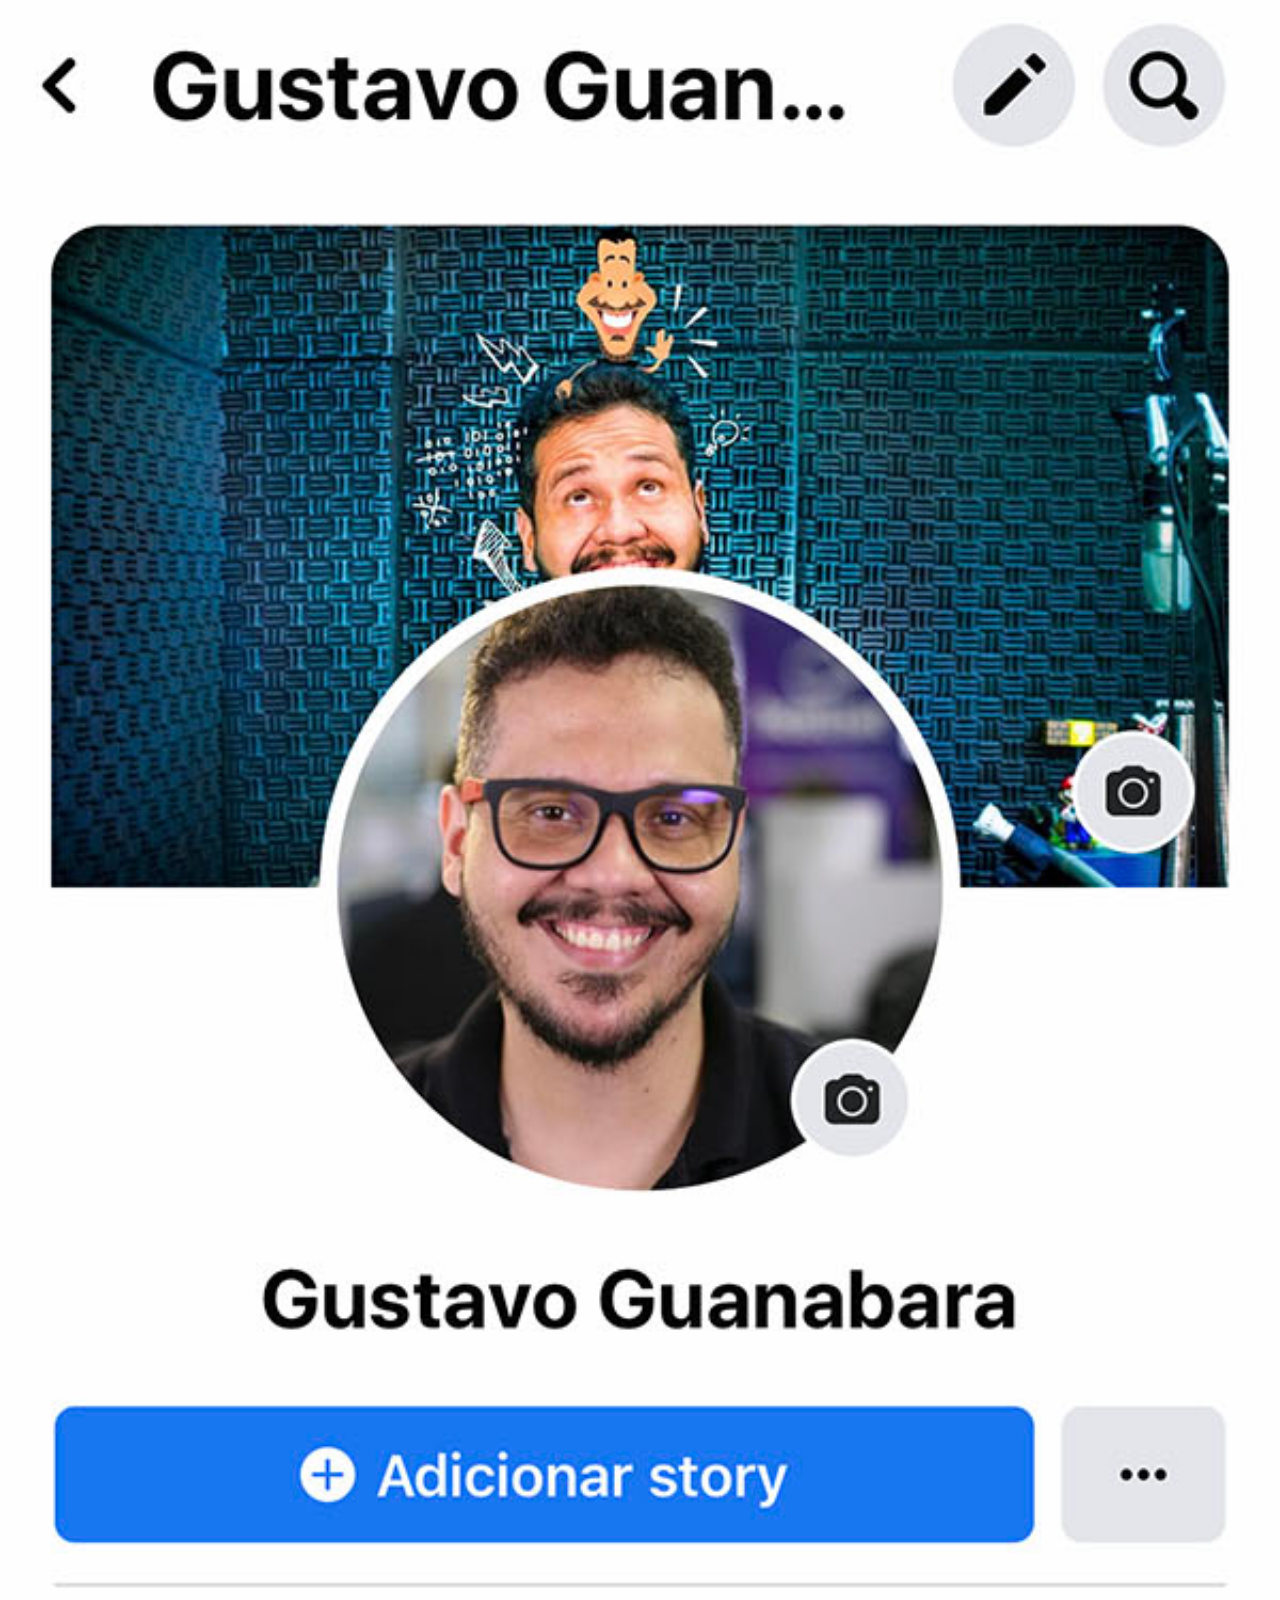
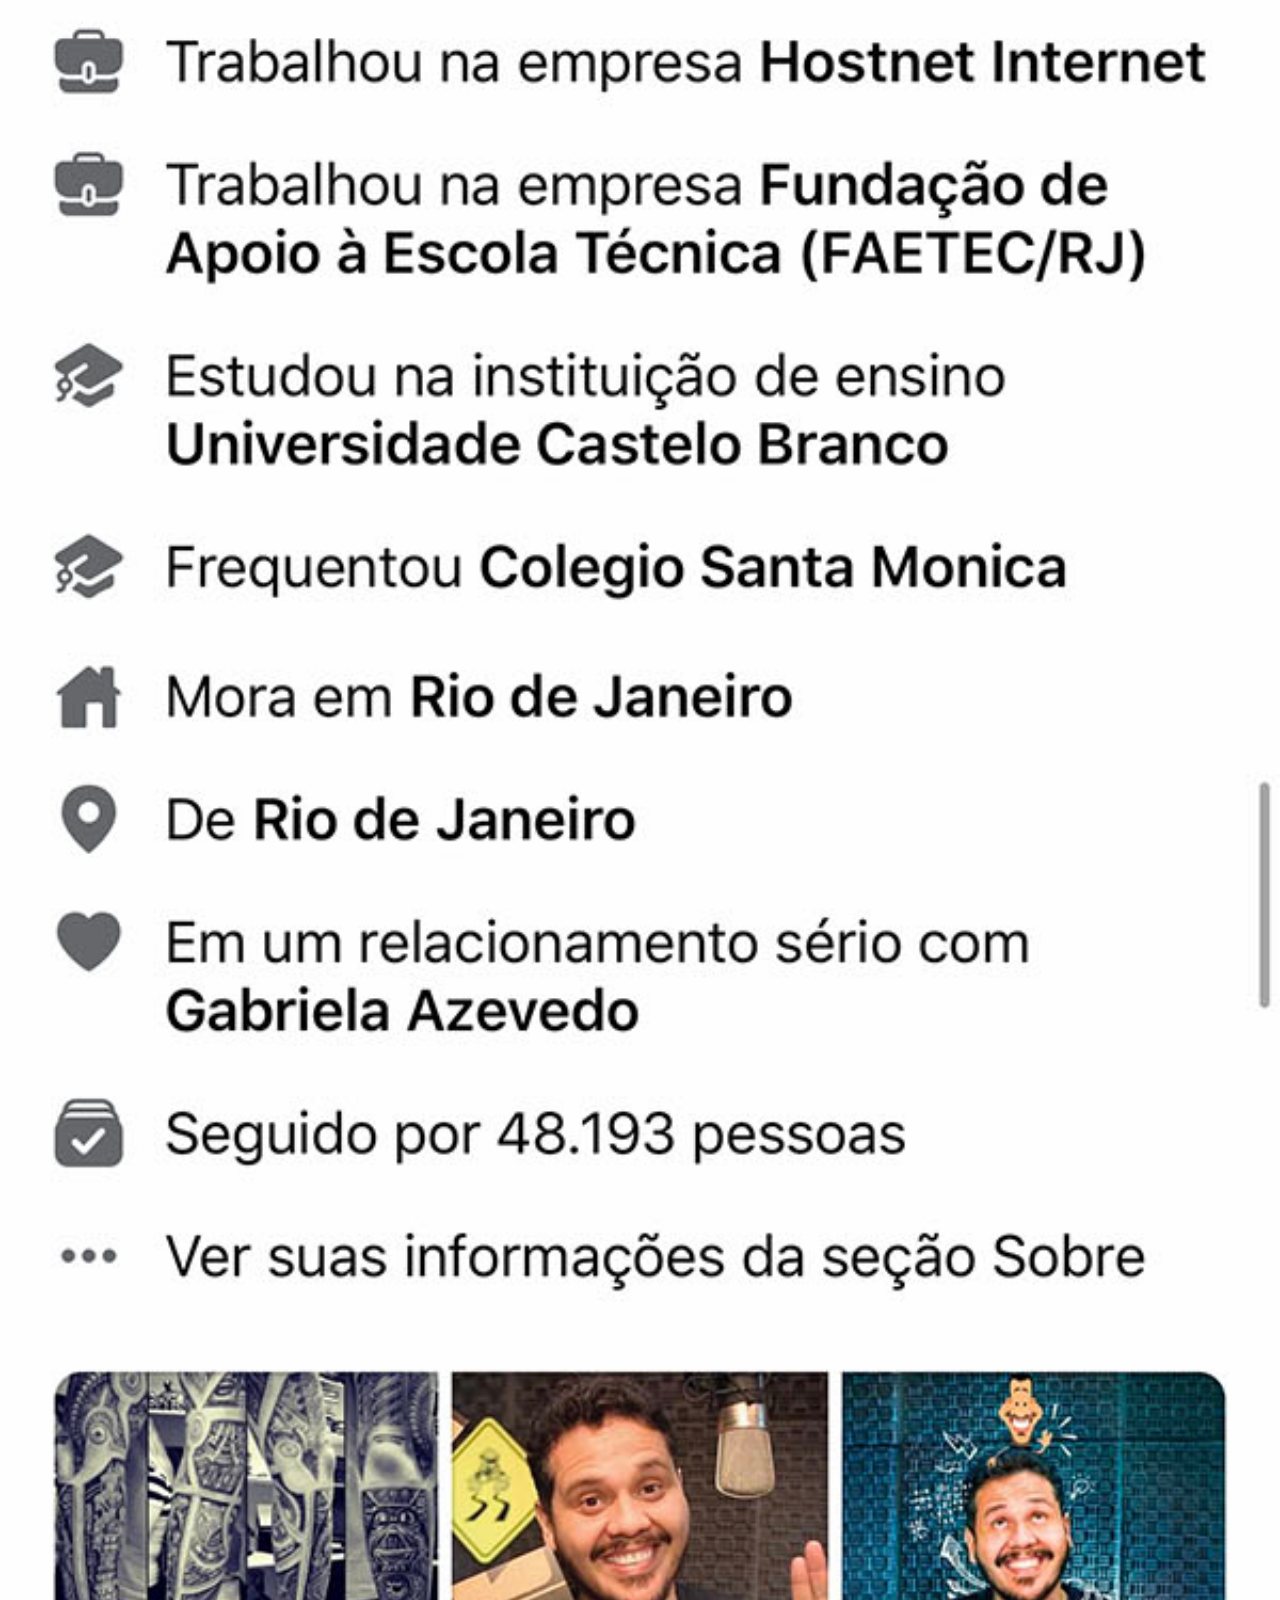
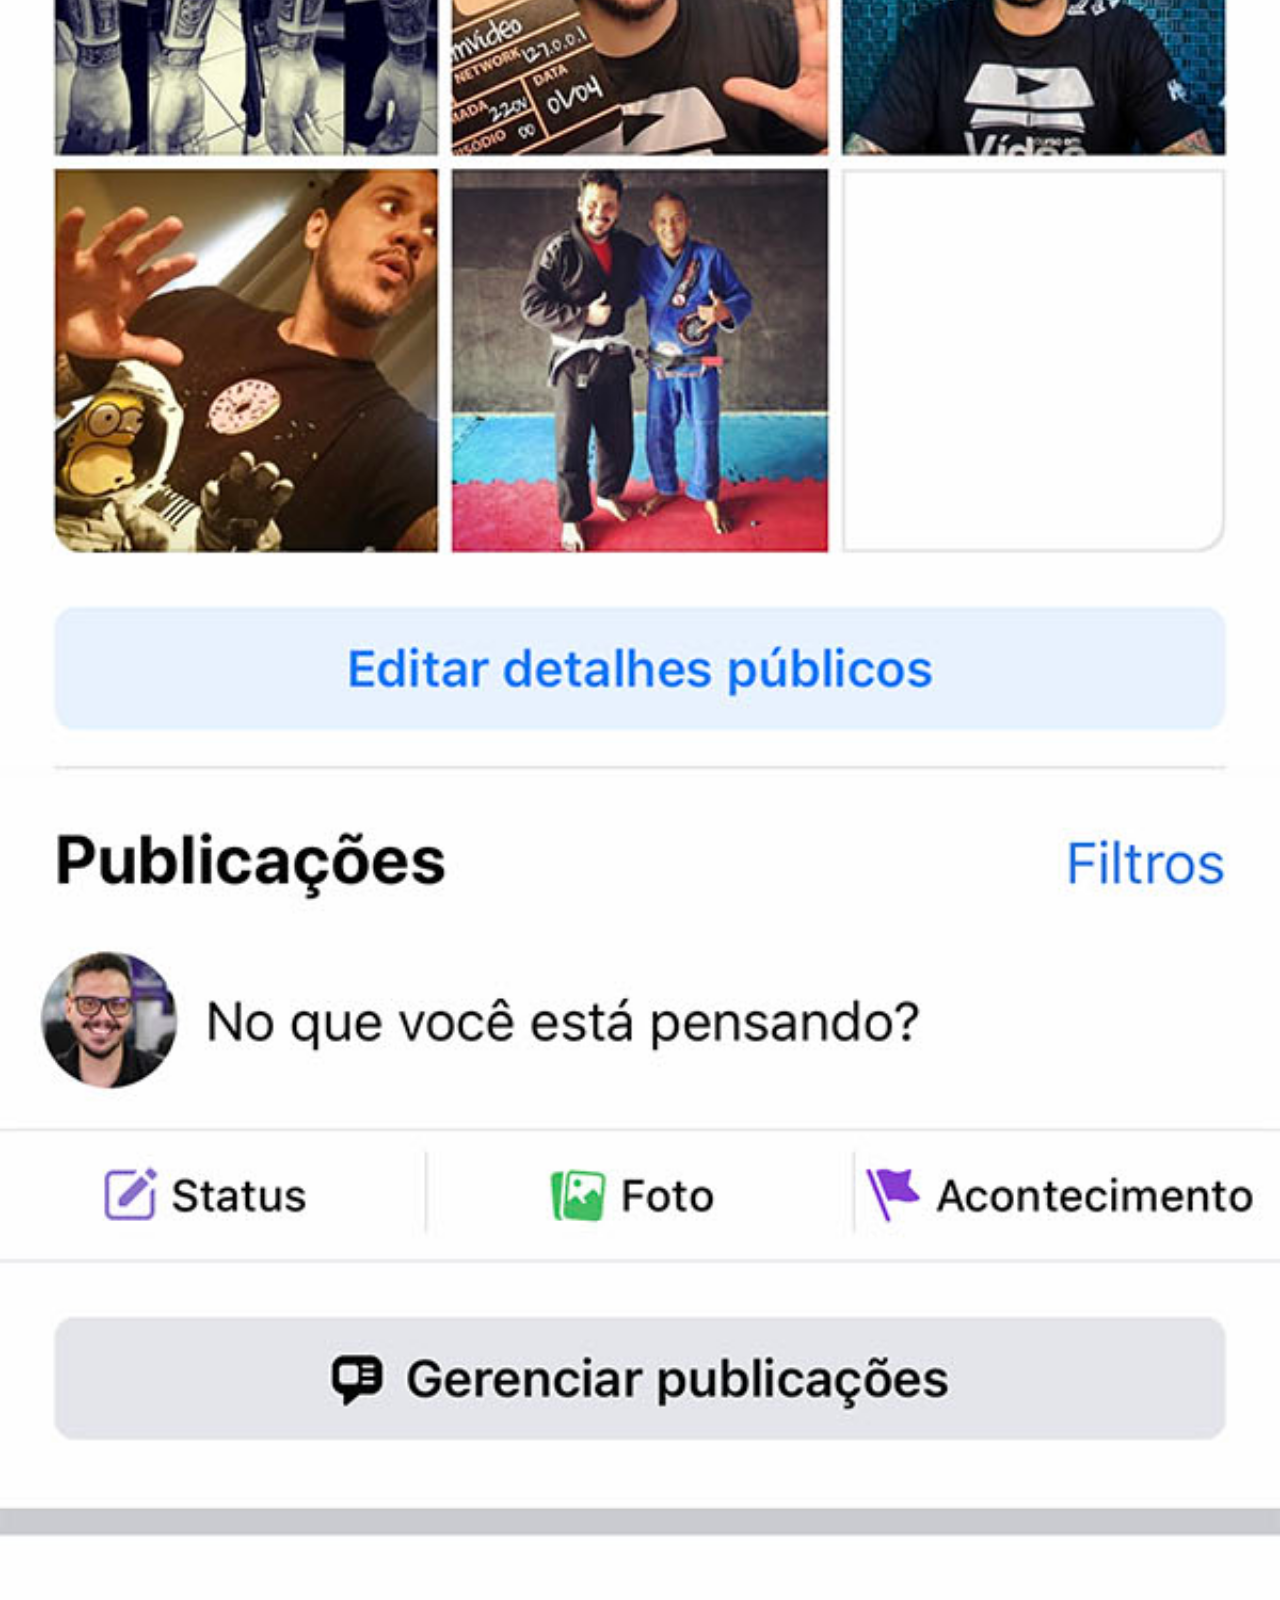
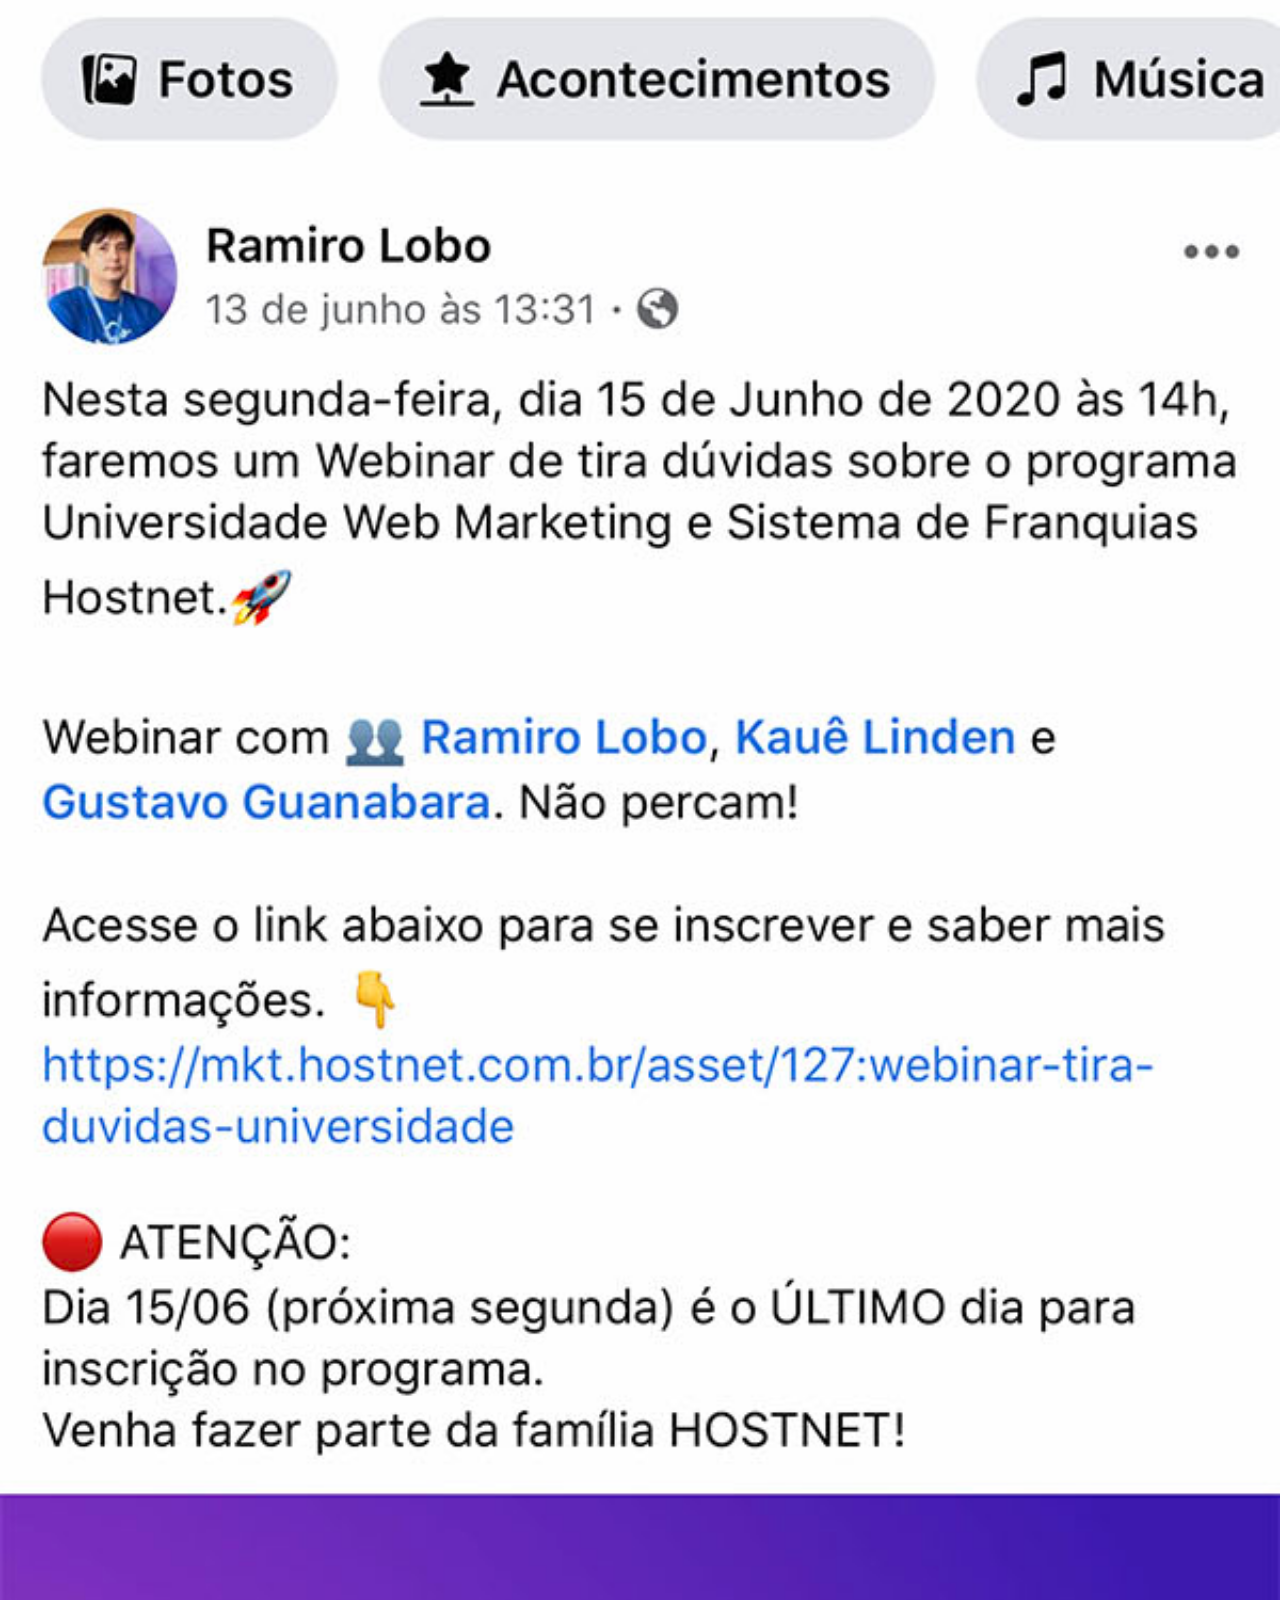
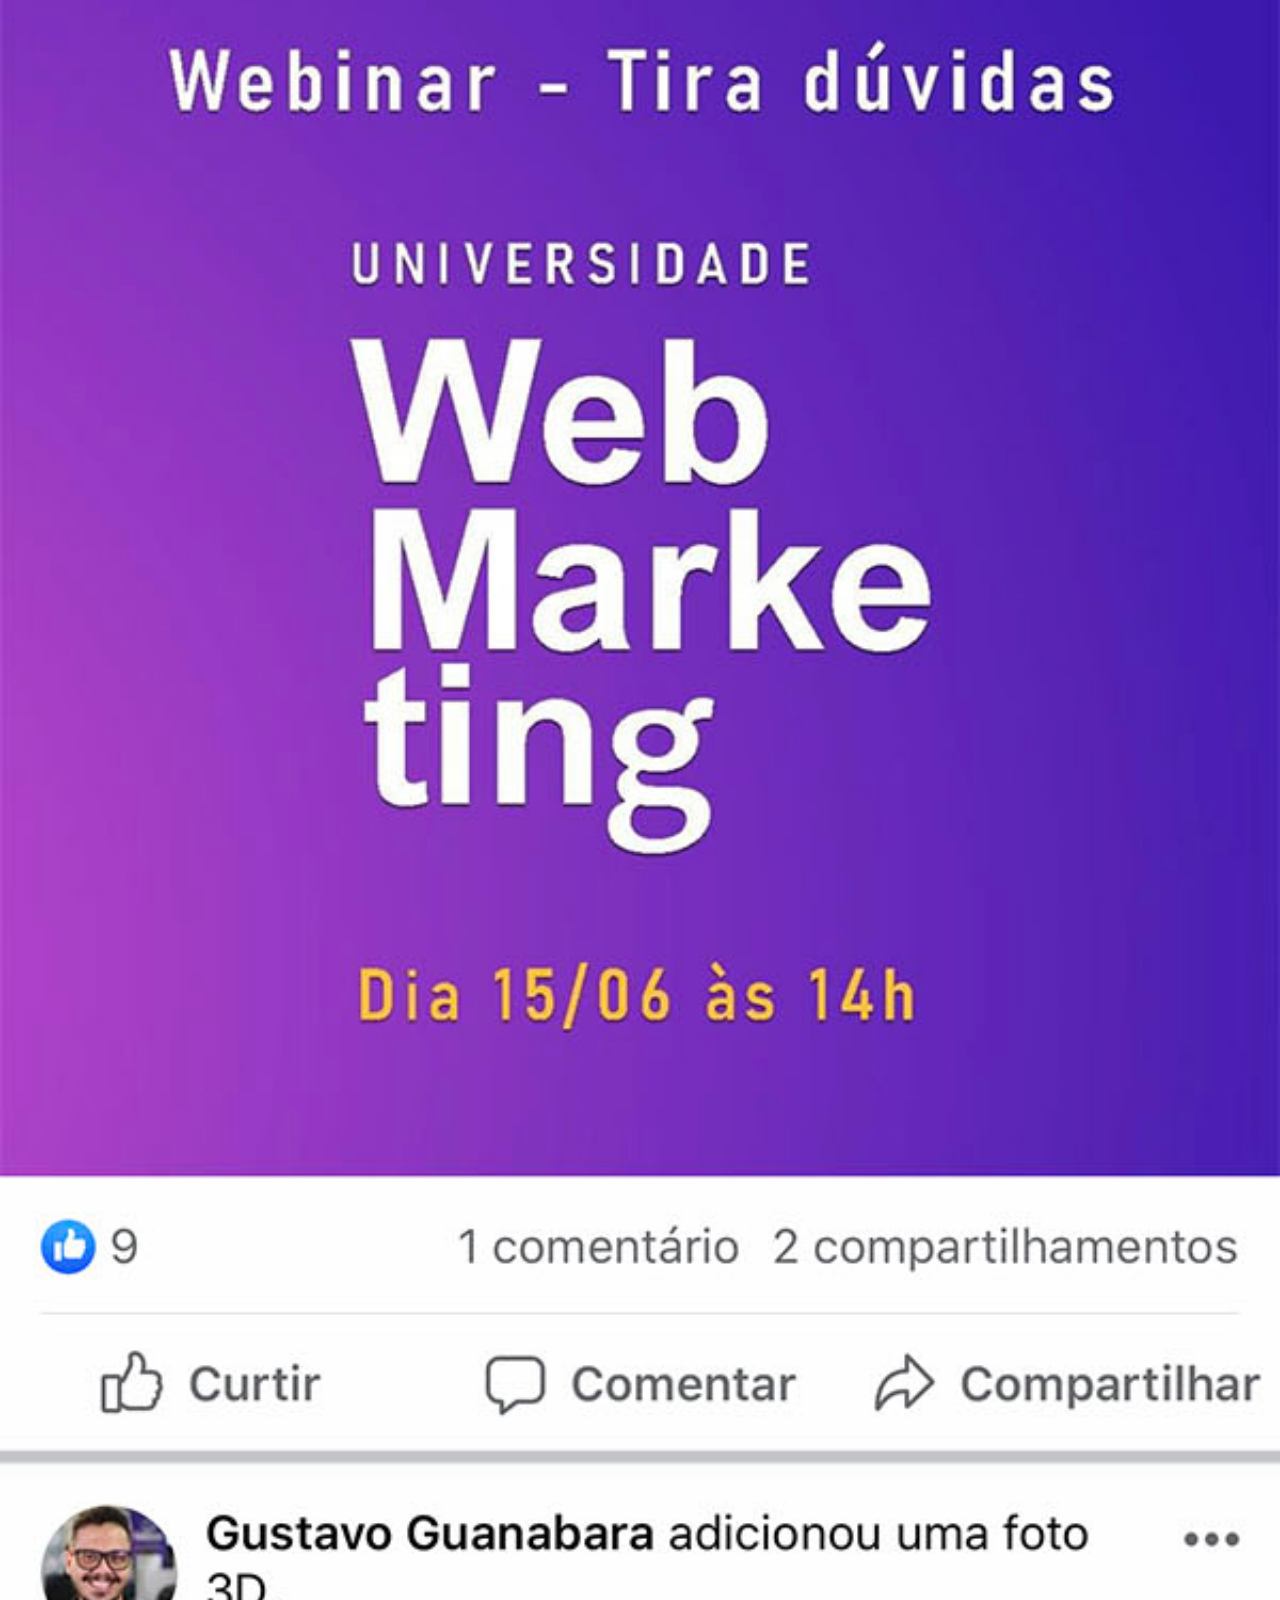
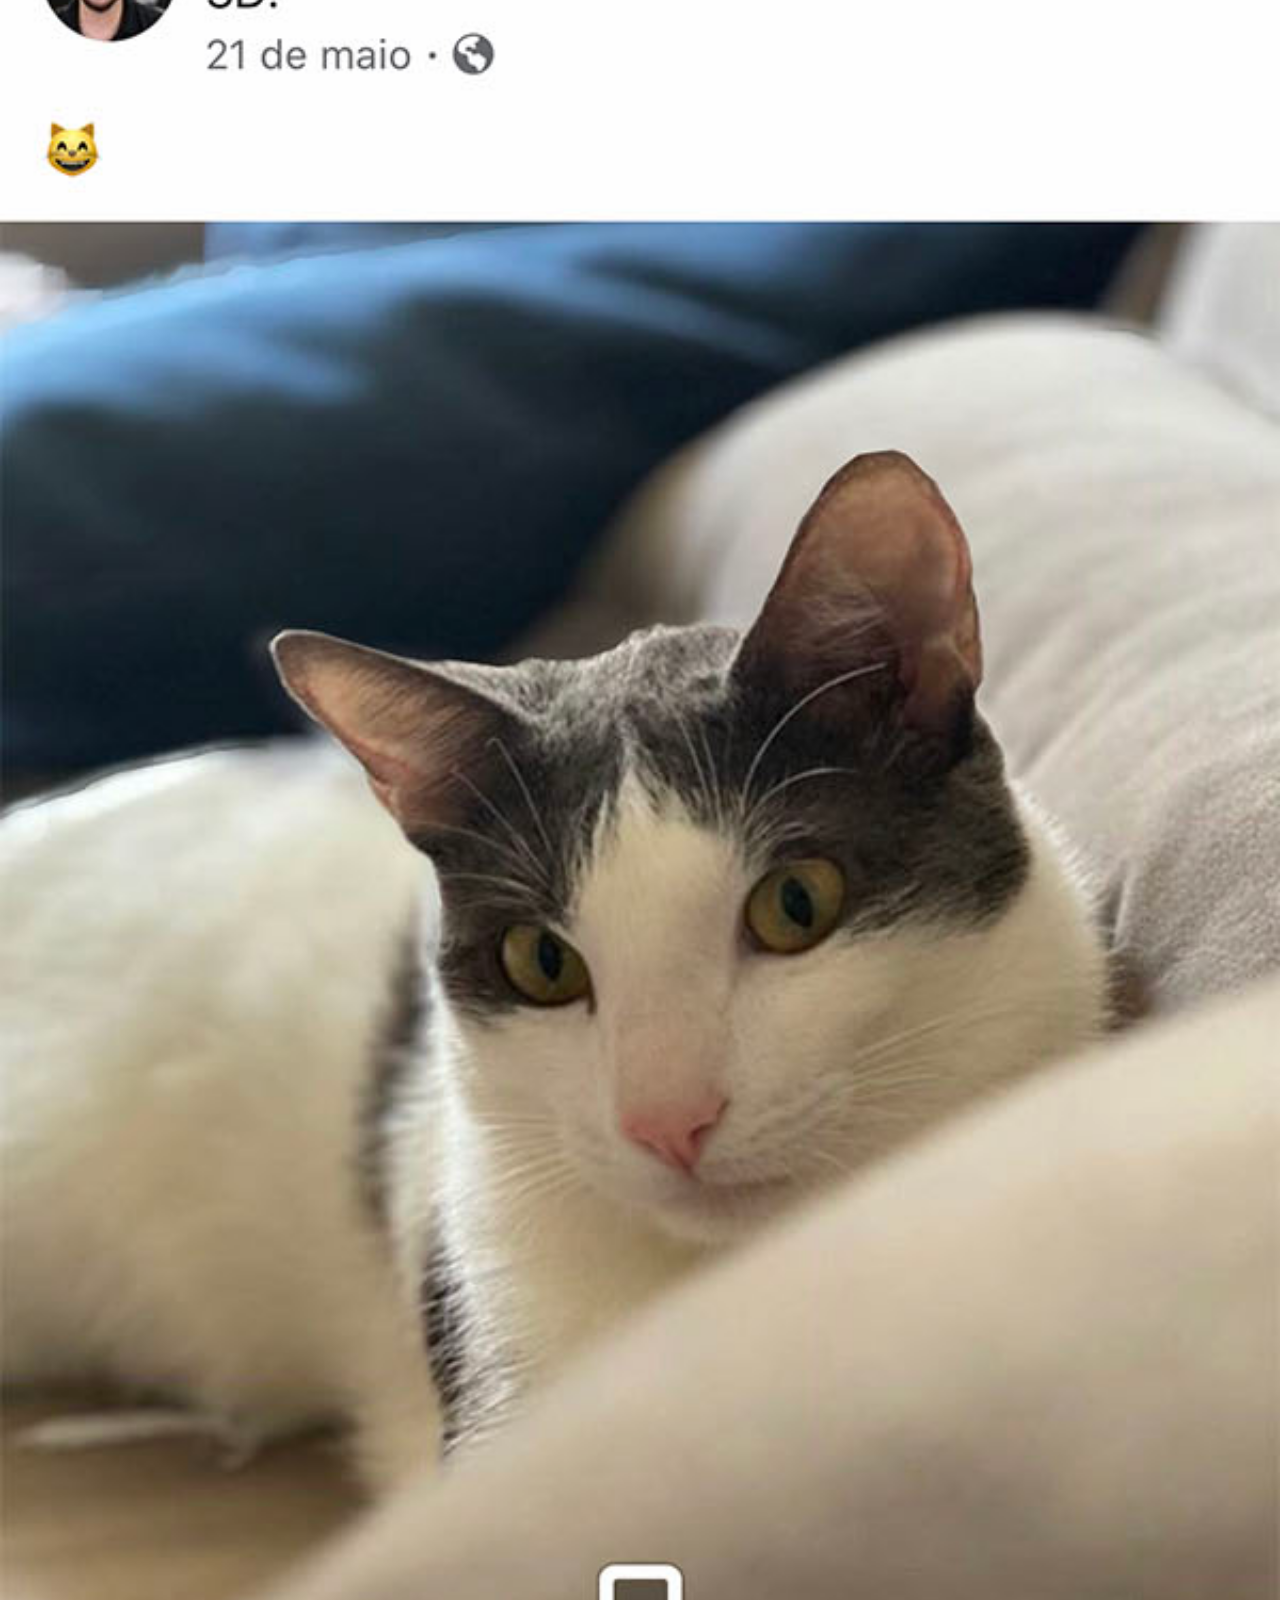
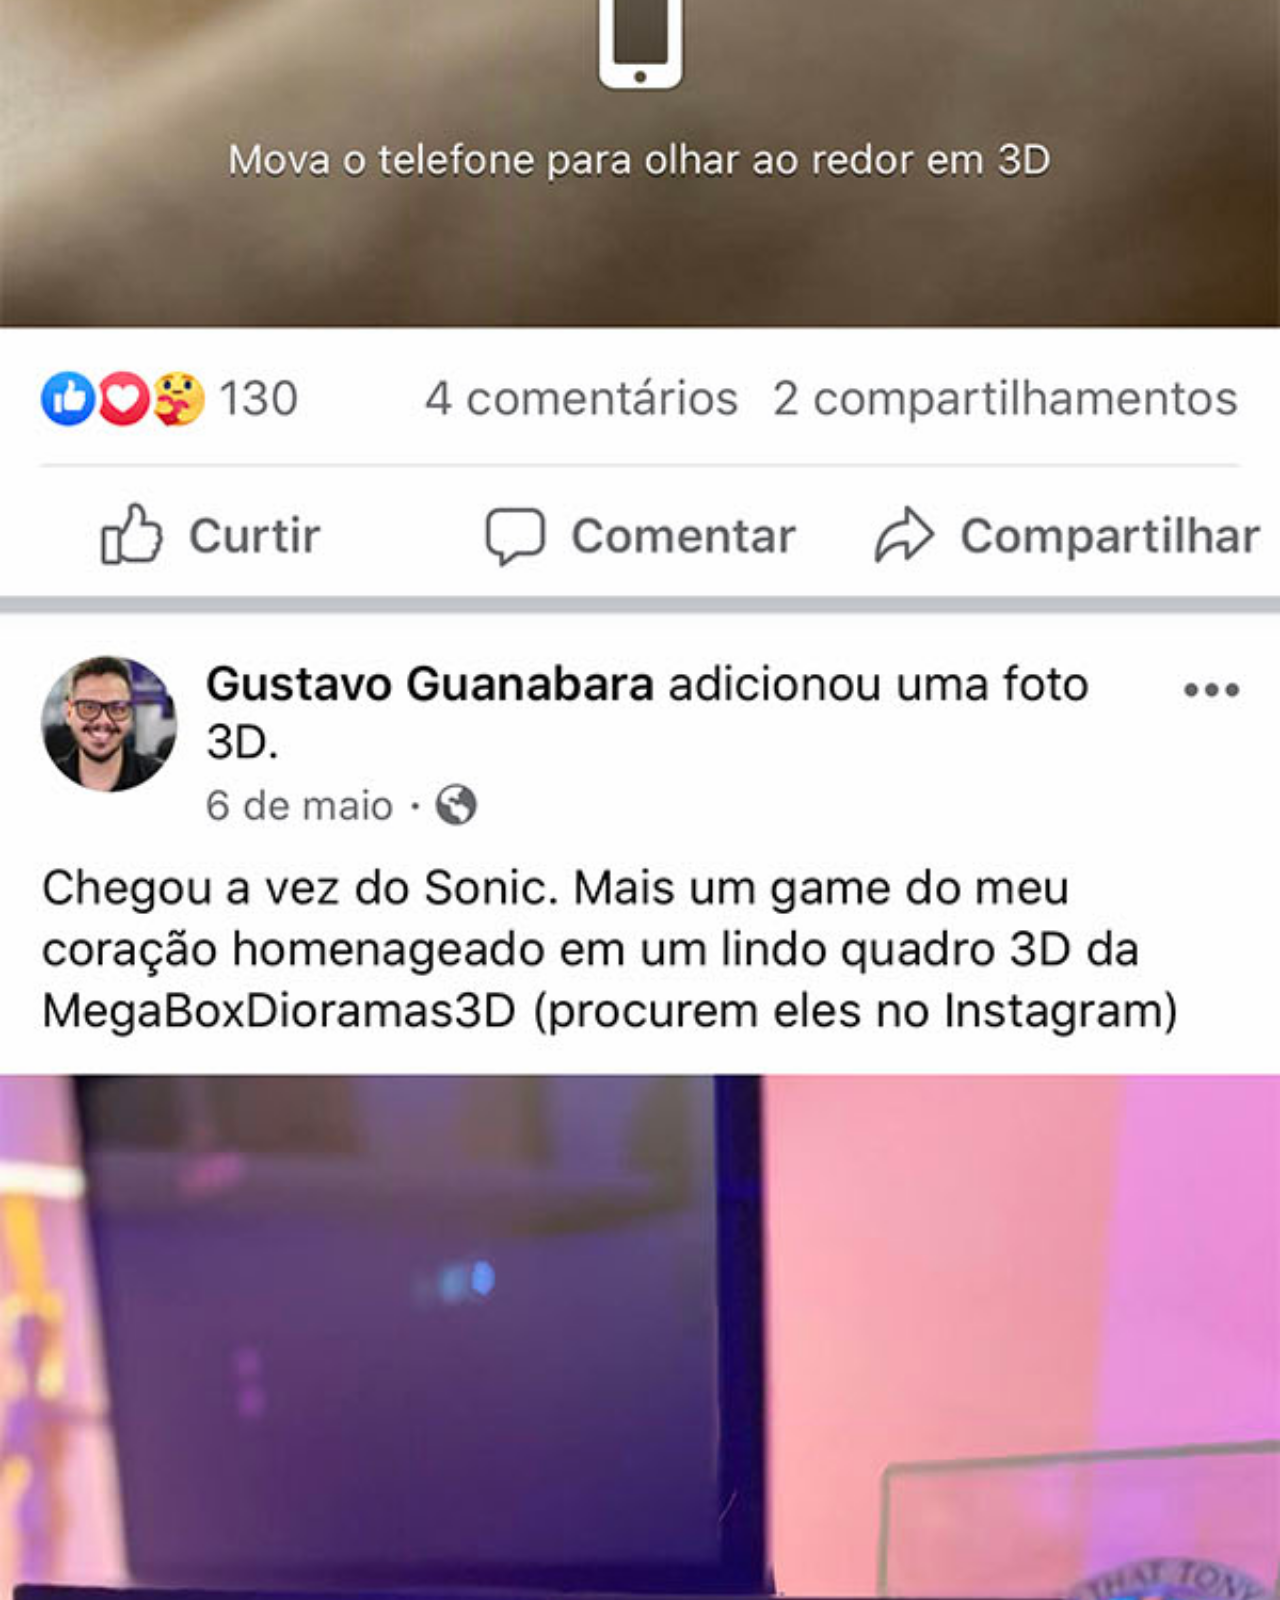
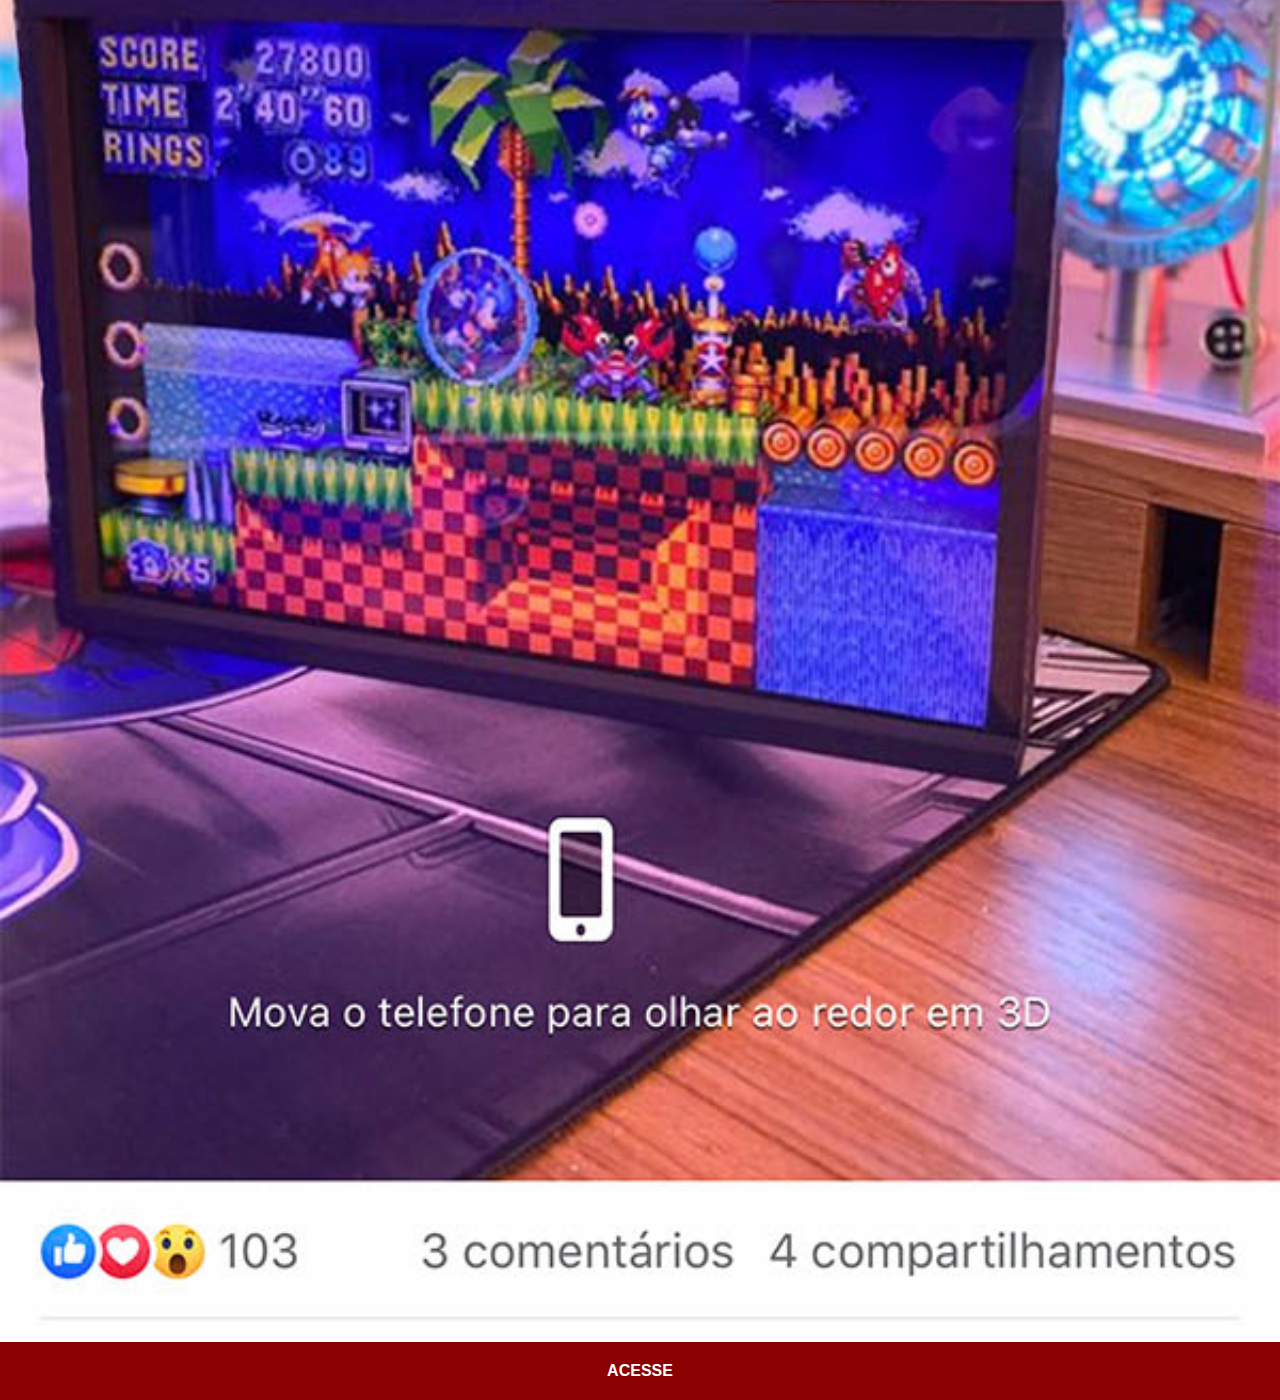
<file: facebook.html>
<!DOCTYPE html>
<html lang="pt-br">
<head>
    <meta charset="UTF-8">
    <meta http-equiv="X-UA-Compatible" content="IE=edge">
    <meta name="viewport" content="width=device-width, initial-scale=1.0">
    <link rel="stylesheet" href="estilo/iframes.css">
    <title>Facebook</title>
</head>
<body>
    <img src="imagens/tela-facebook.jpg" alt="tela do Youtube">
    <a href="https://www.facebook.com/felipeburgdurf" target="_blank">ACESSE</a>
</body>
</html>
</file>
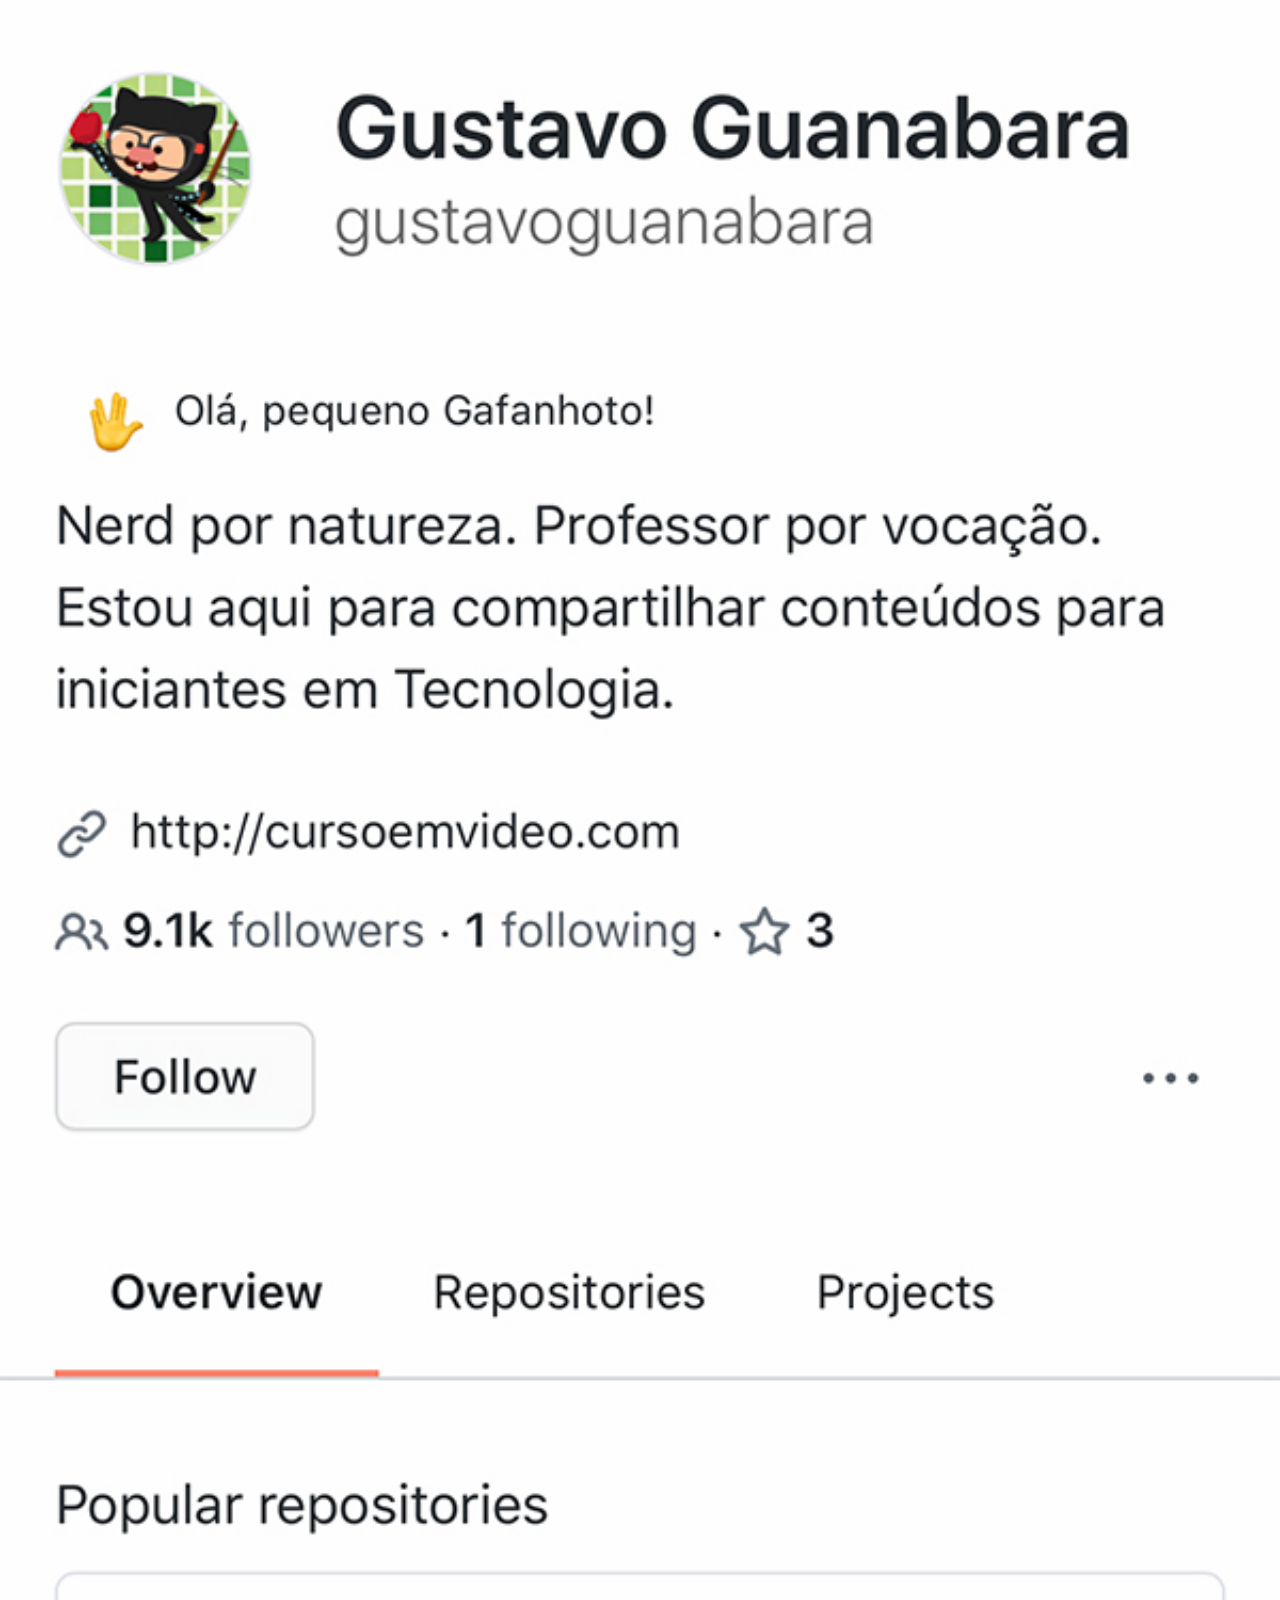
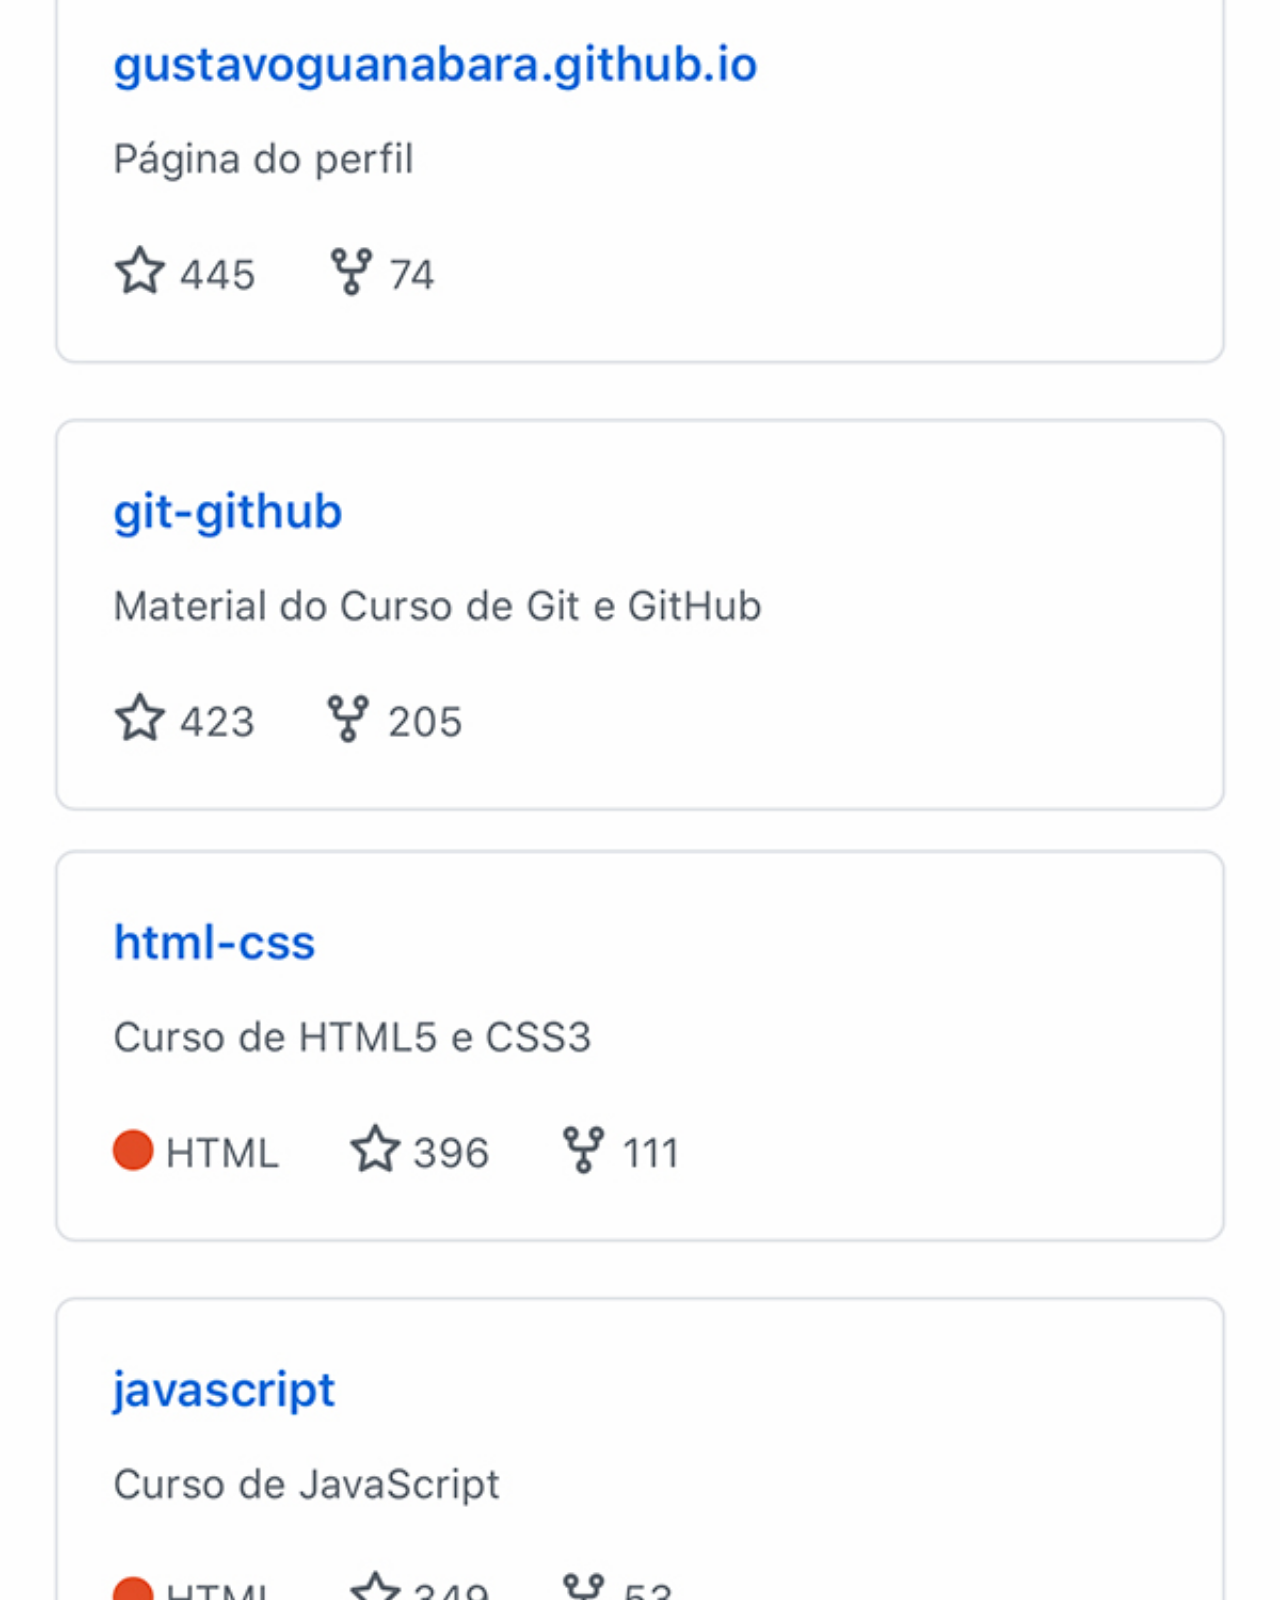
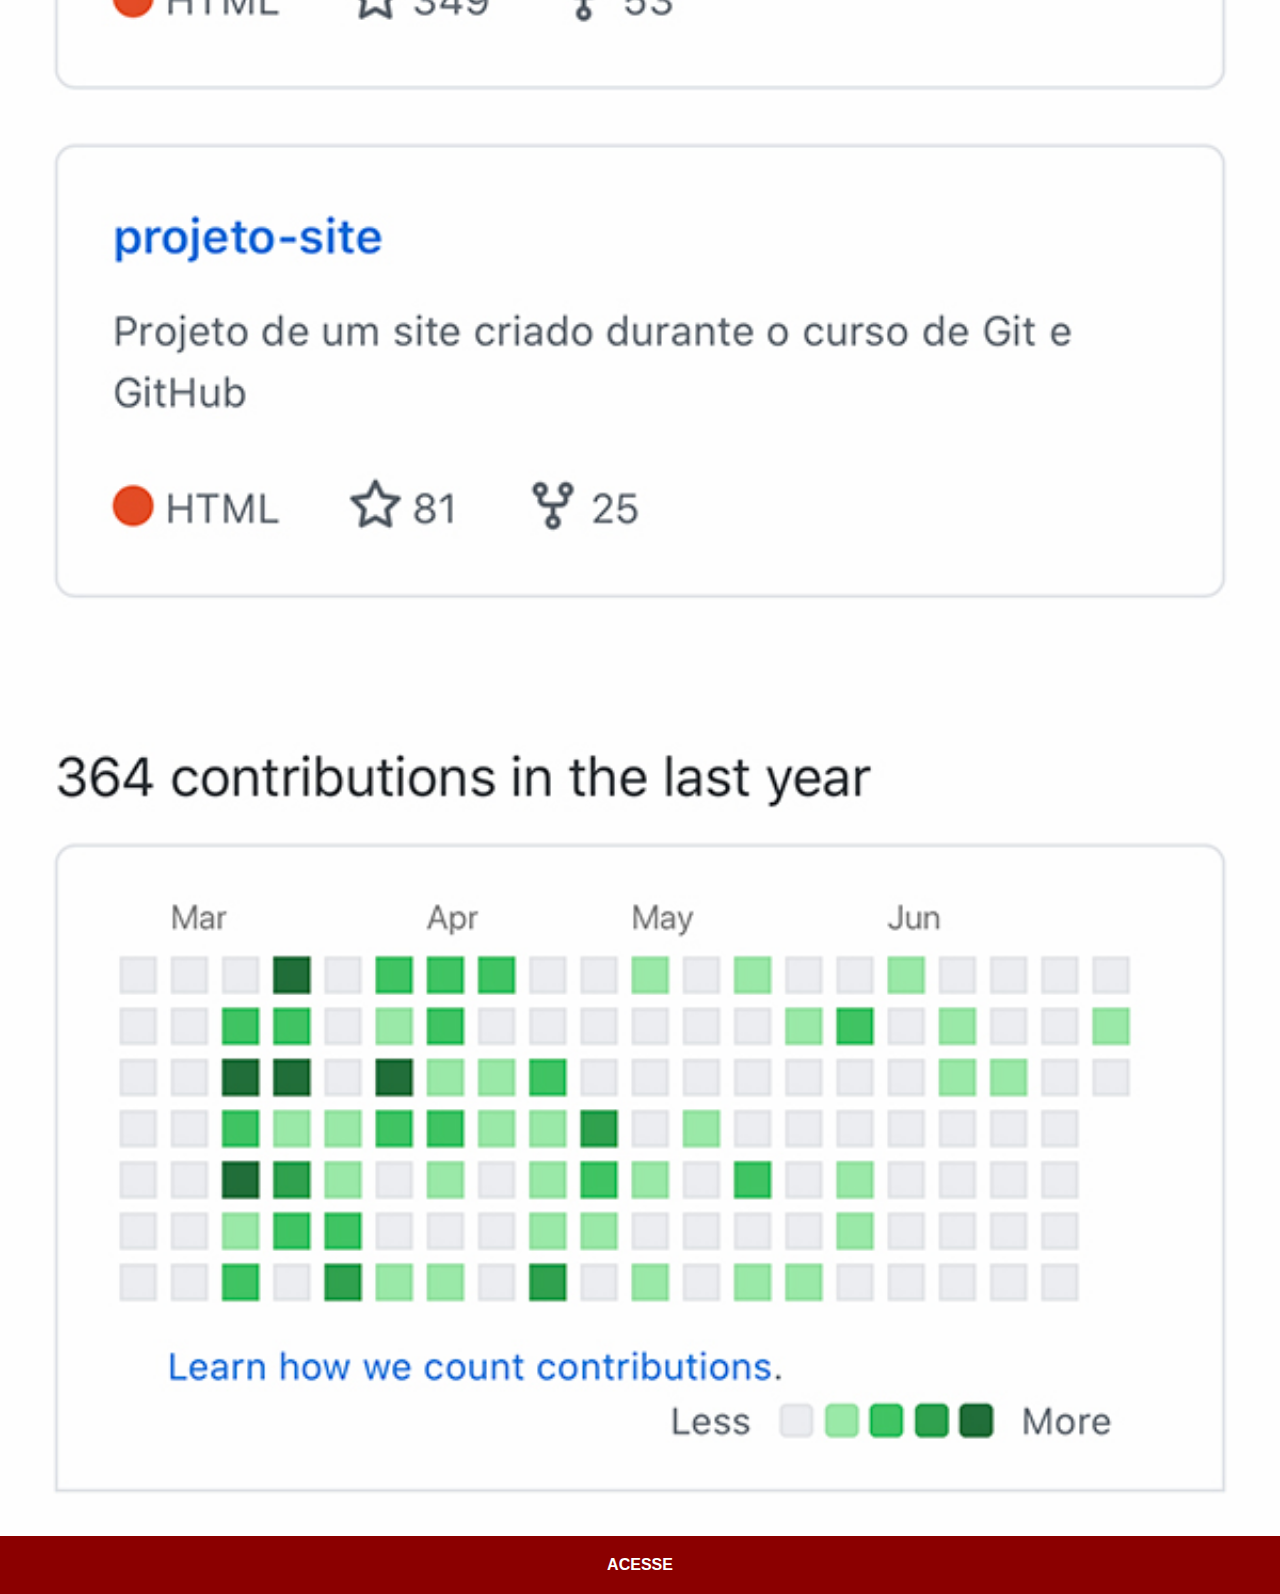
<file: github.html>
<!DOCTYPE html>
<html lang="pt-br">
<head>
    <meta charset="UTF-8">
    <meta http-equiv="X-UA-Compatible" content="IE=edge">
    <meta name="viewport" content="width=device-width, initial-scale=1.0">
    <link rel="stylesheet" href="estilo/iframes.css">
    <title>GitHub</title>
</head>
<body>
    <img src="imagens/tela-github.jpg" alt="tela do github">
    <a href="https://github.com/" target="_blank">ACESSE</a>
</body>
</html>
</file>
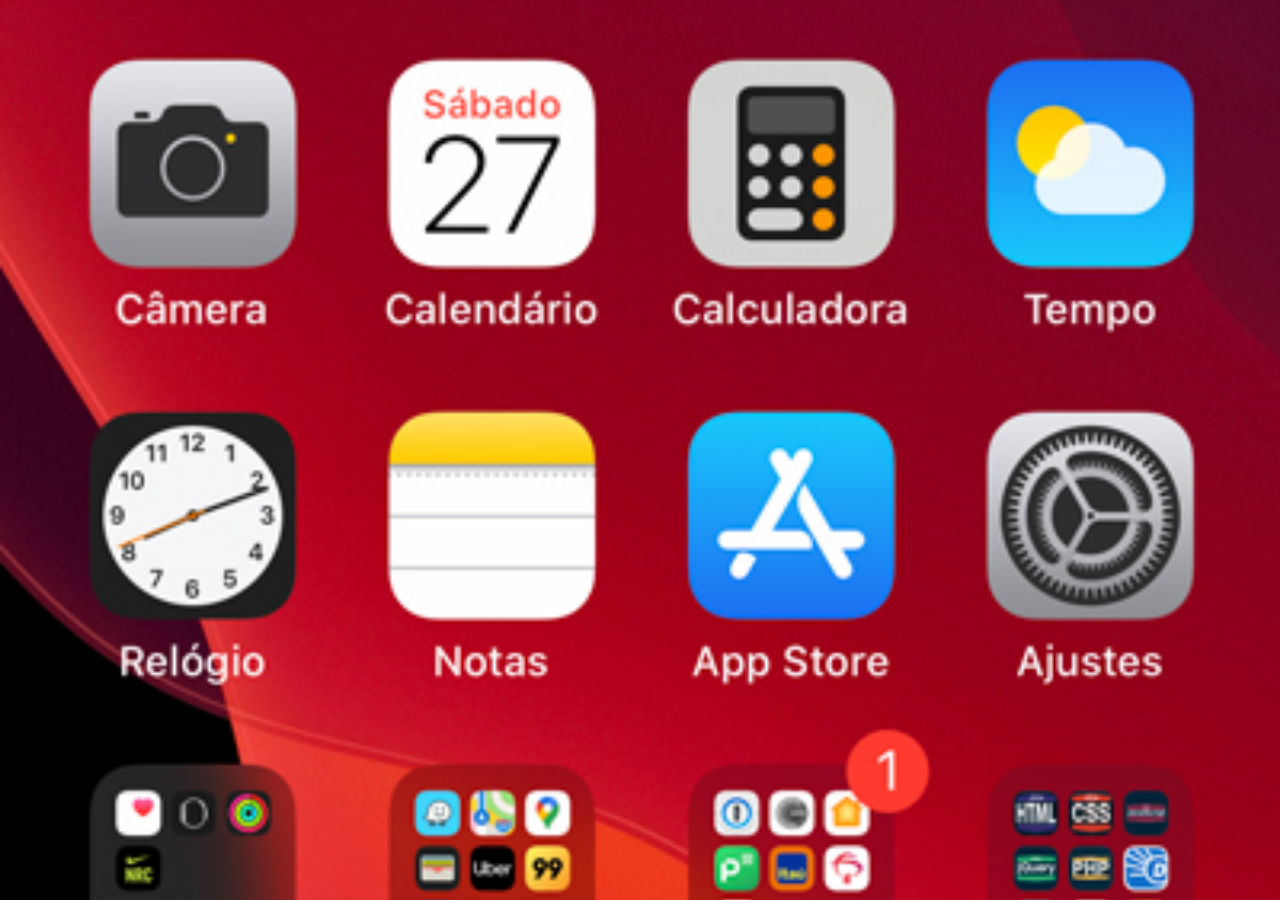
<file: home.html>
<!DOCTYPE html>
<html lang="pt-br">
<head>
    <meta charset="UTF-8">
    <meta http-equiv="X-UA-Compatible" content="IE=edge">
    <meta name="viewport" content="width=device-width, initial-scale=1.0">
    <title>Home</title>
</head>
<style>
    *{
        margin: 0px;
        padding: 0px ;
    }
    body{
        width: 100vw;
        height: 100vh;
        background: black url('imagens/tela-home.jpg') no-repeat top center;
        background-size: cover ;
    }
</style>
<body>
    
</body>
</html>
</file>
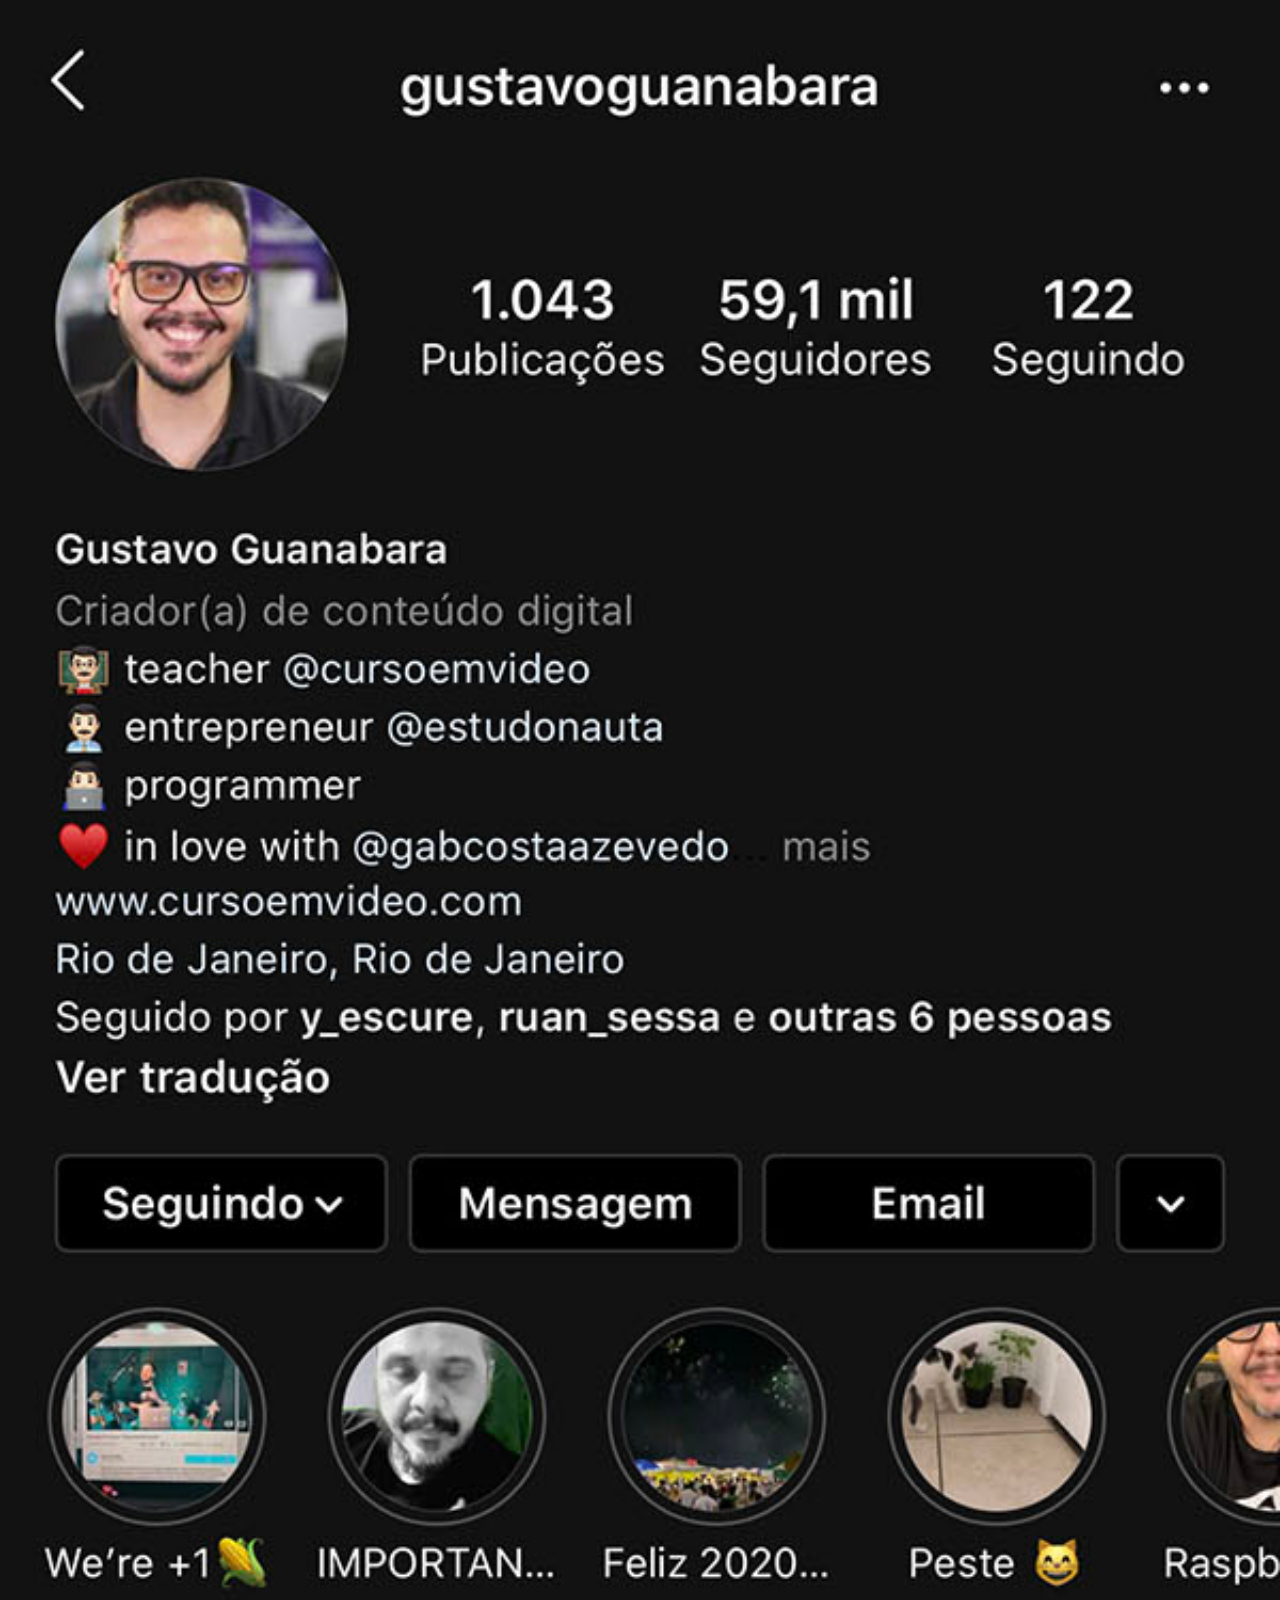
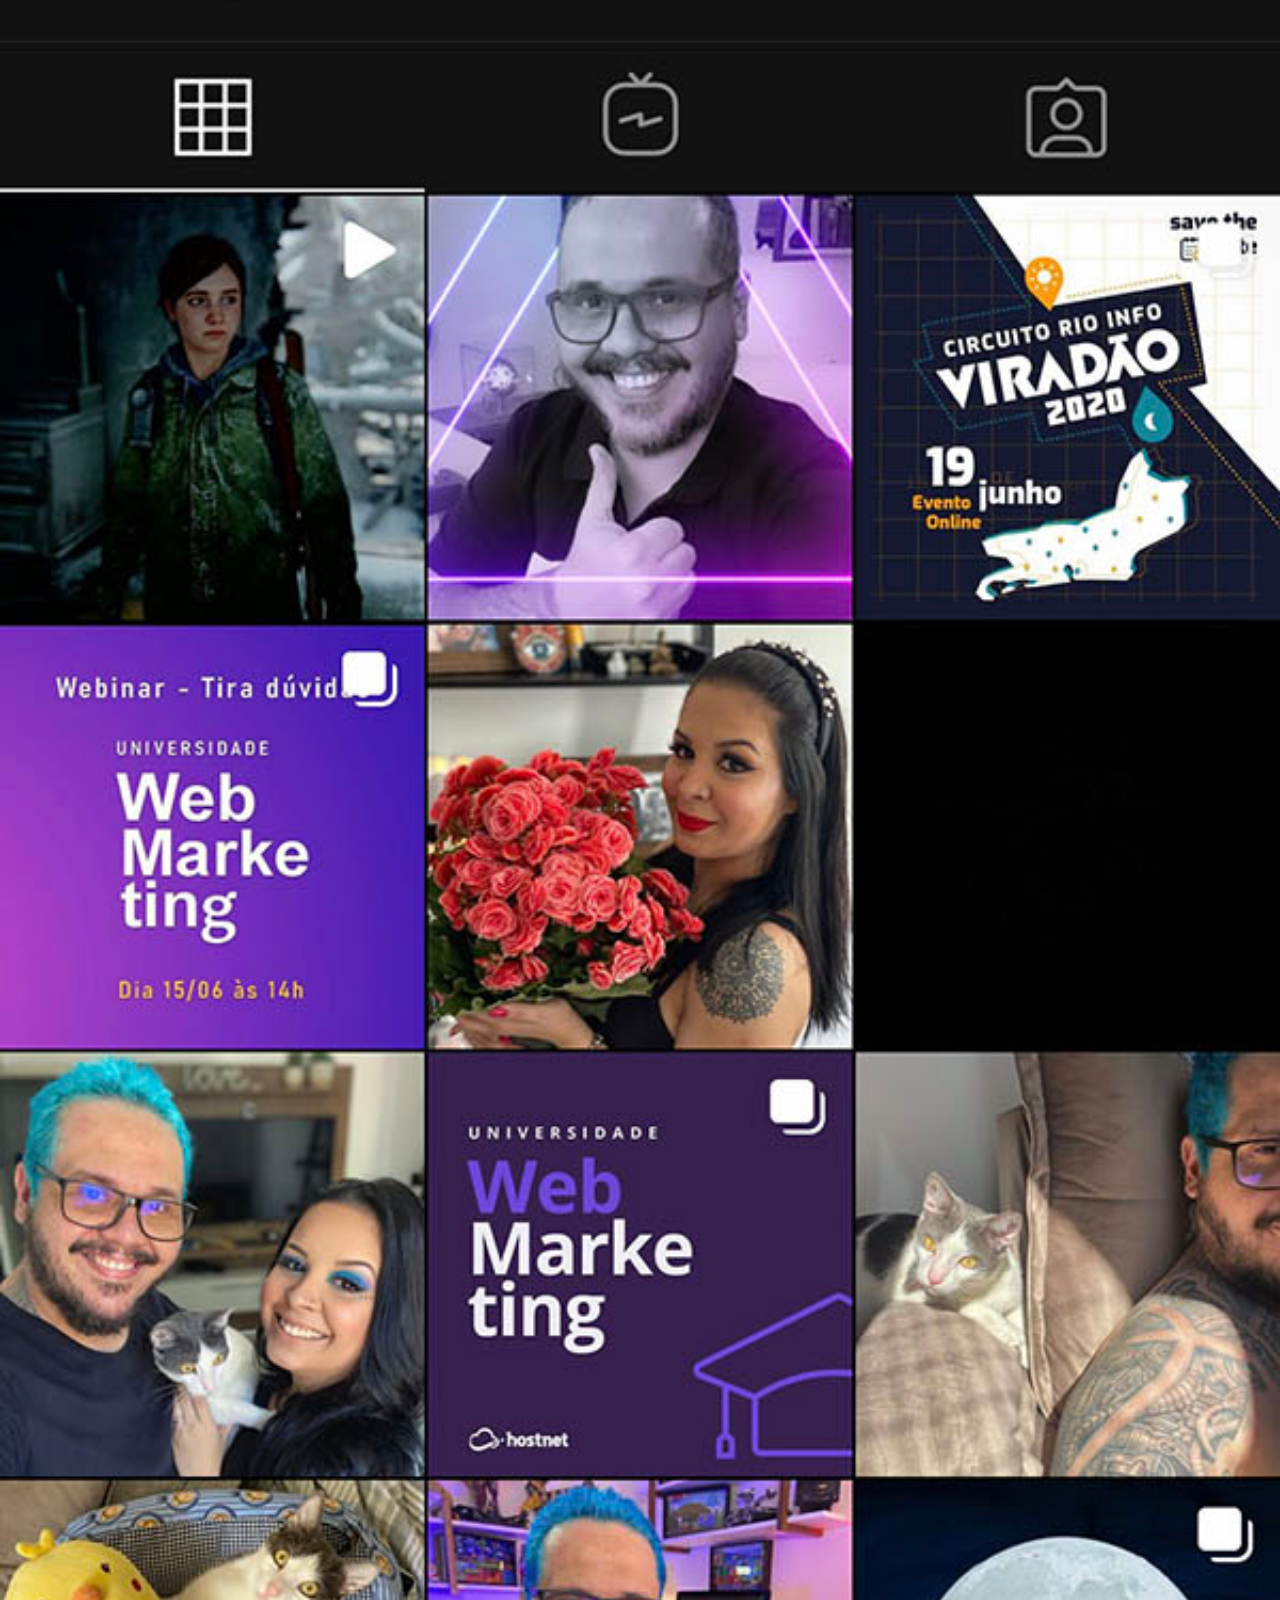
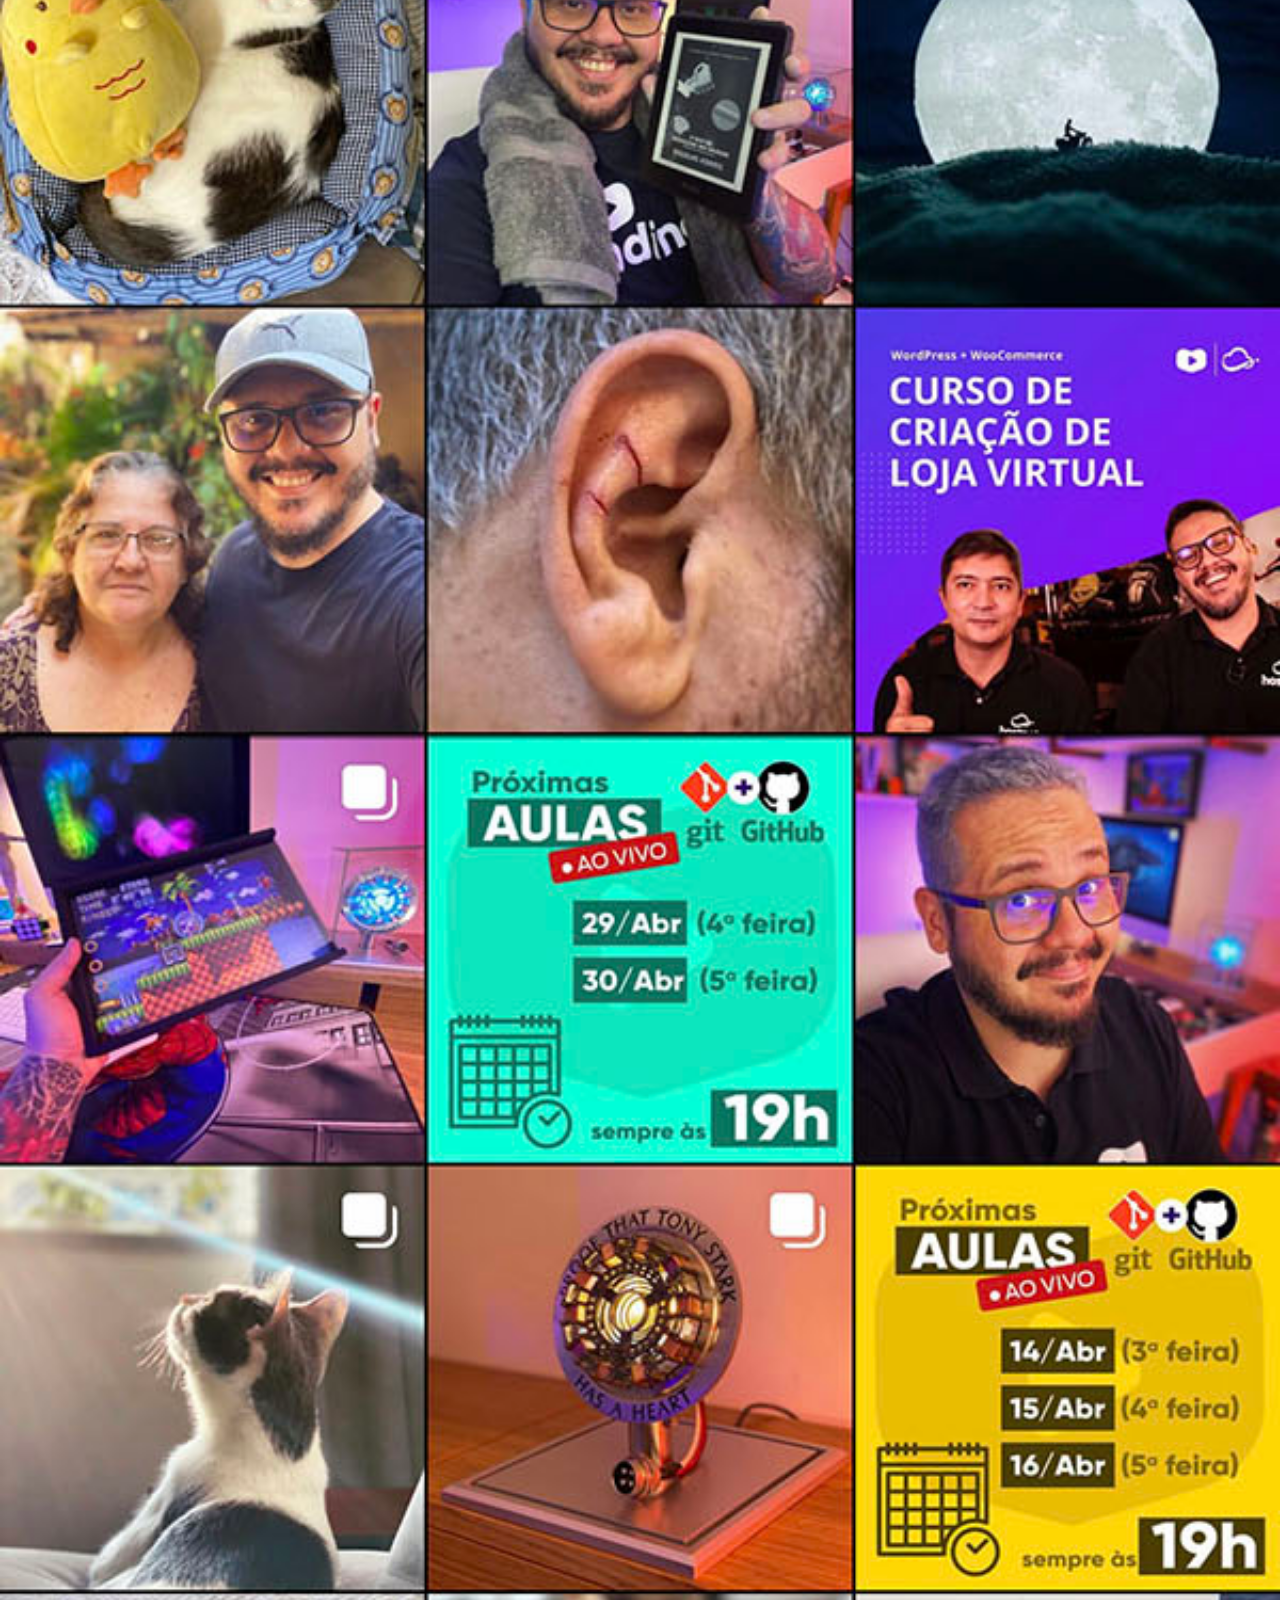
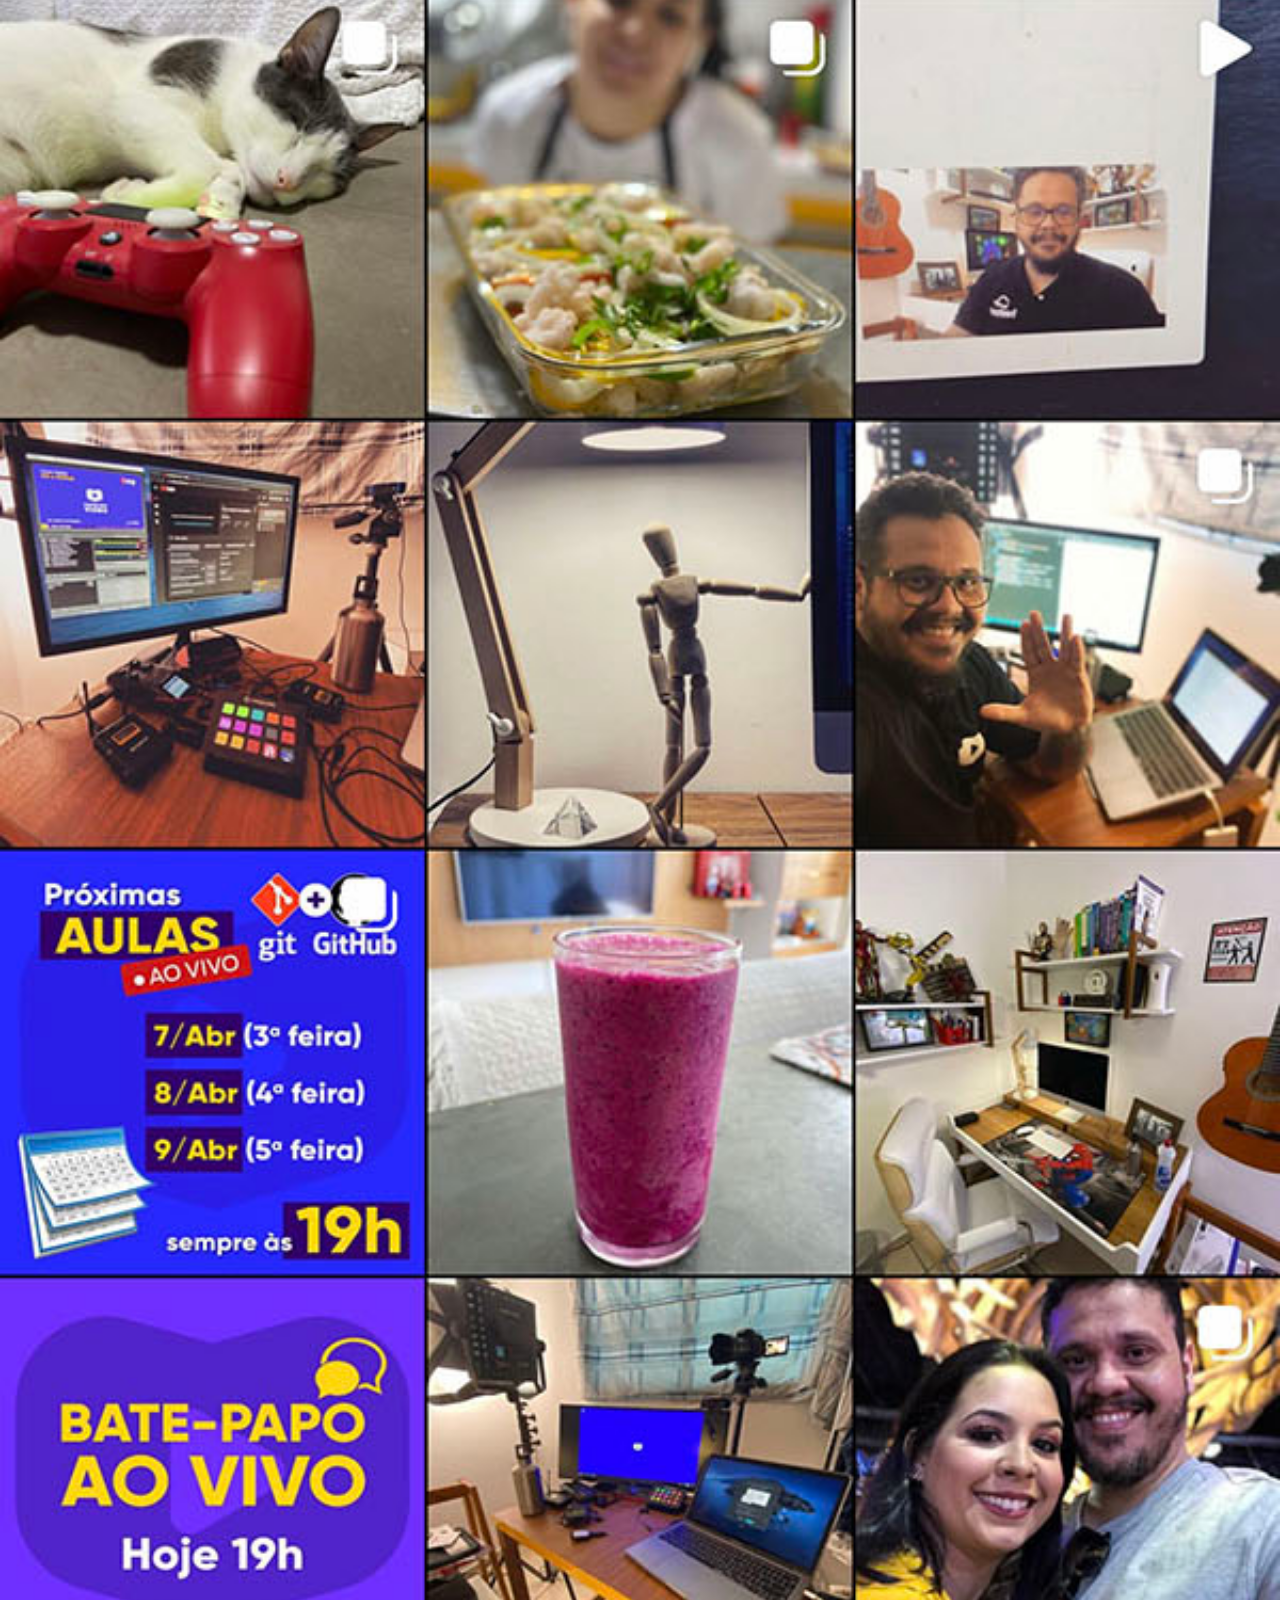
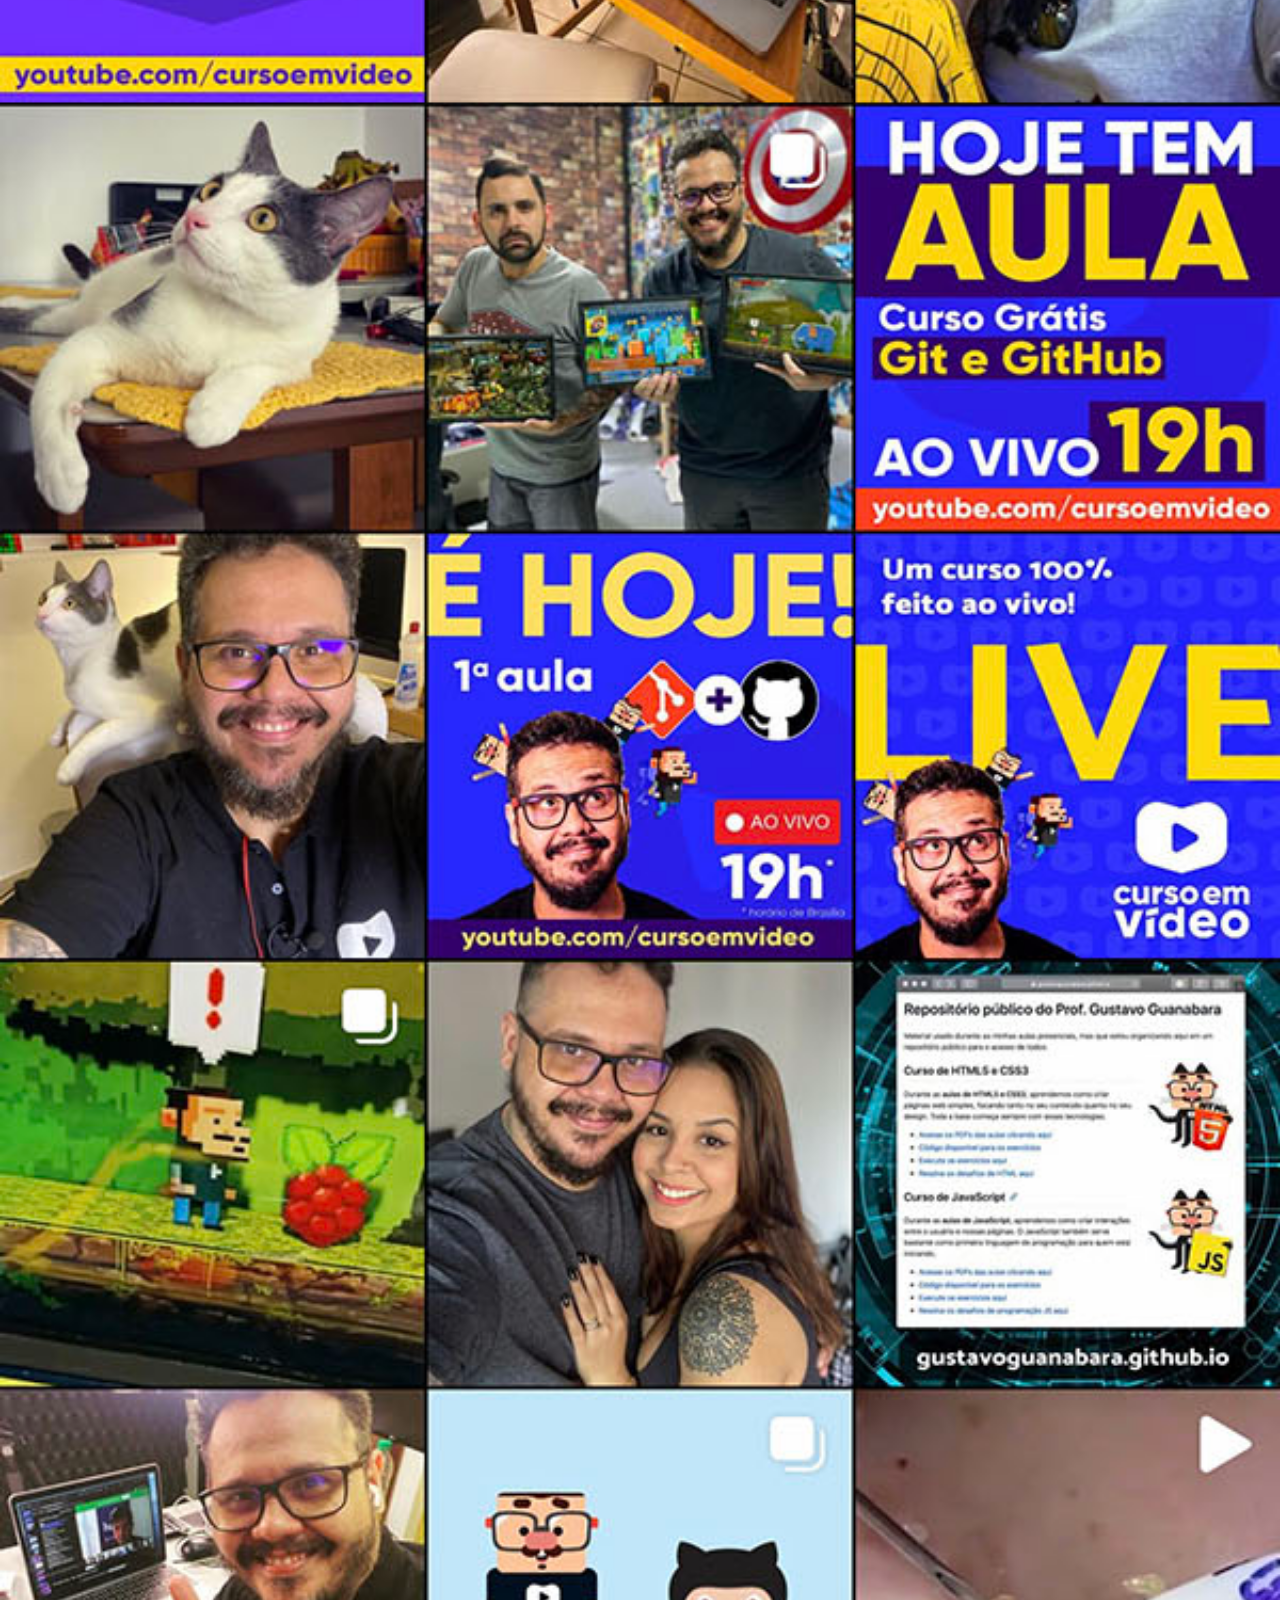
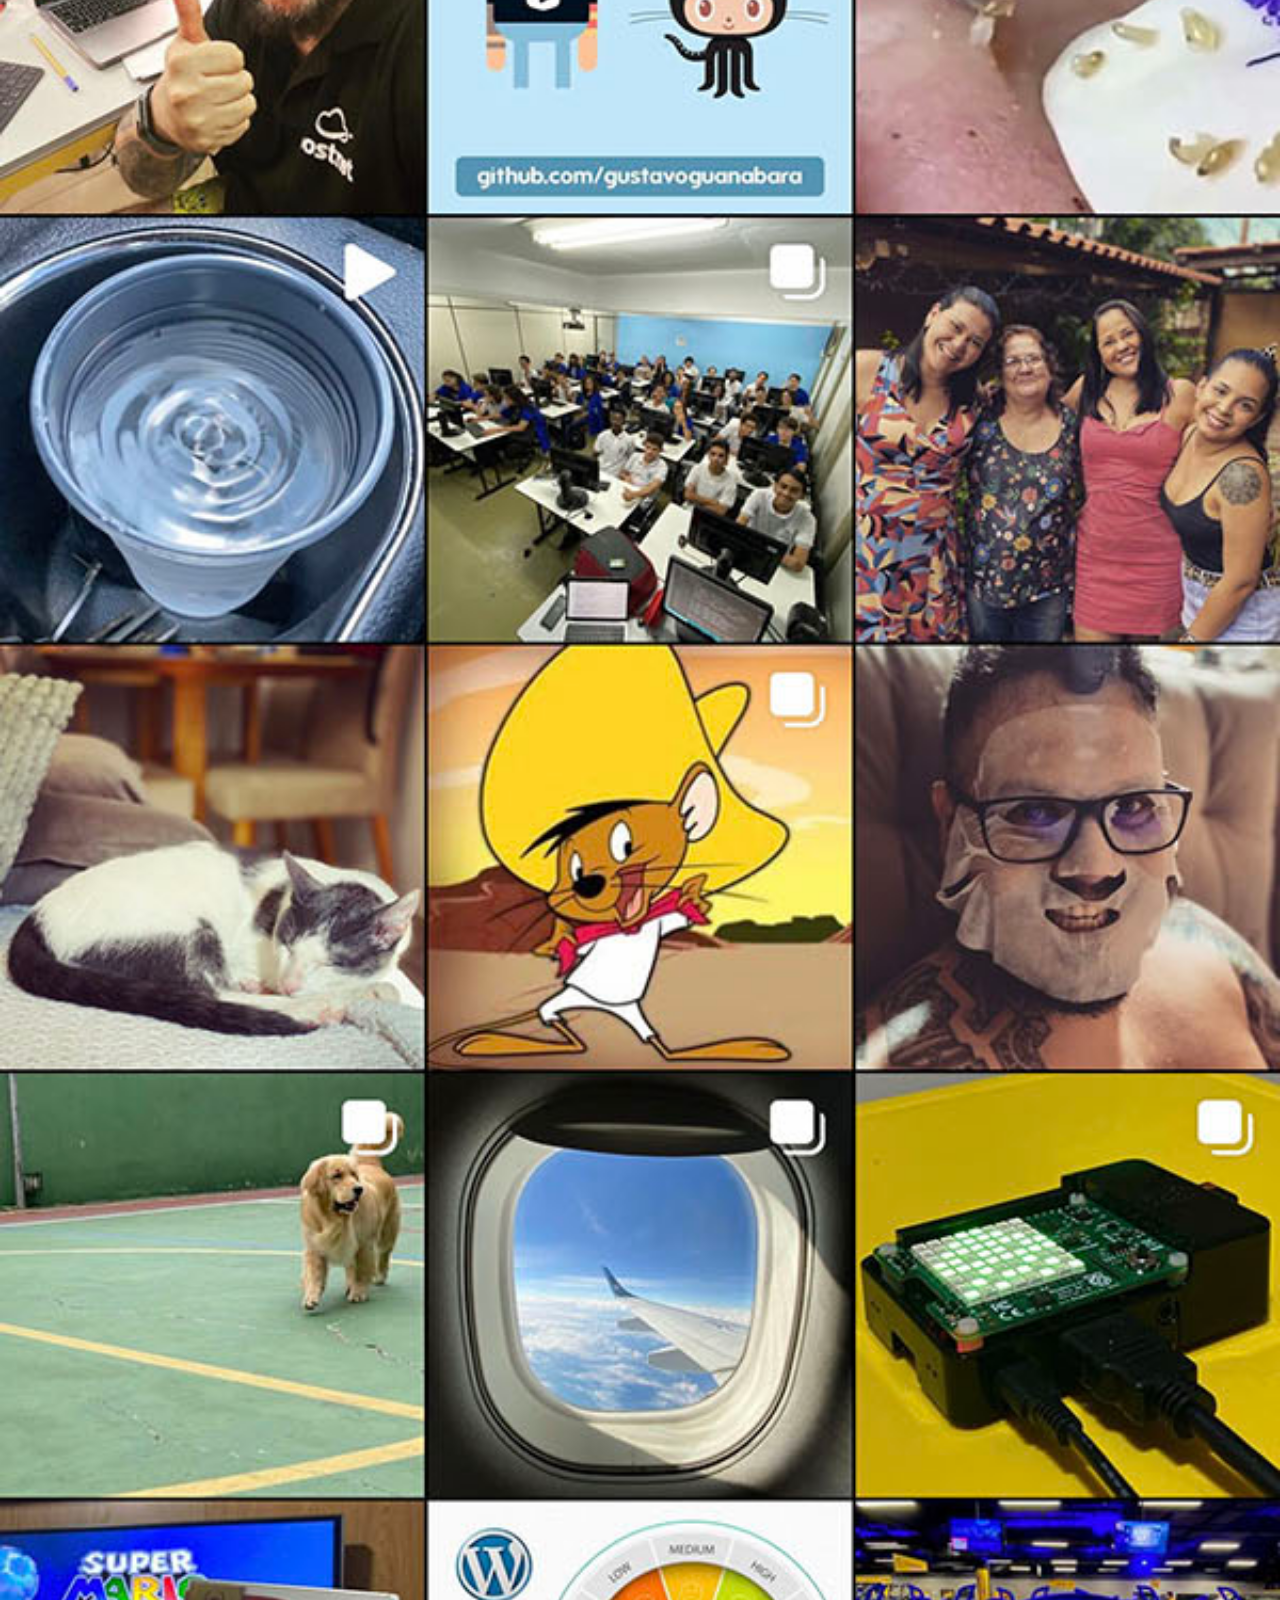
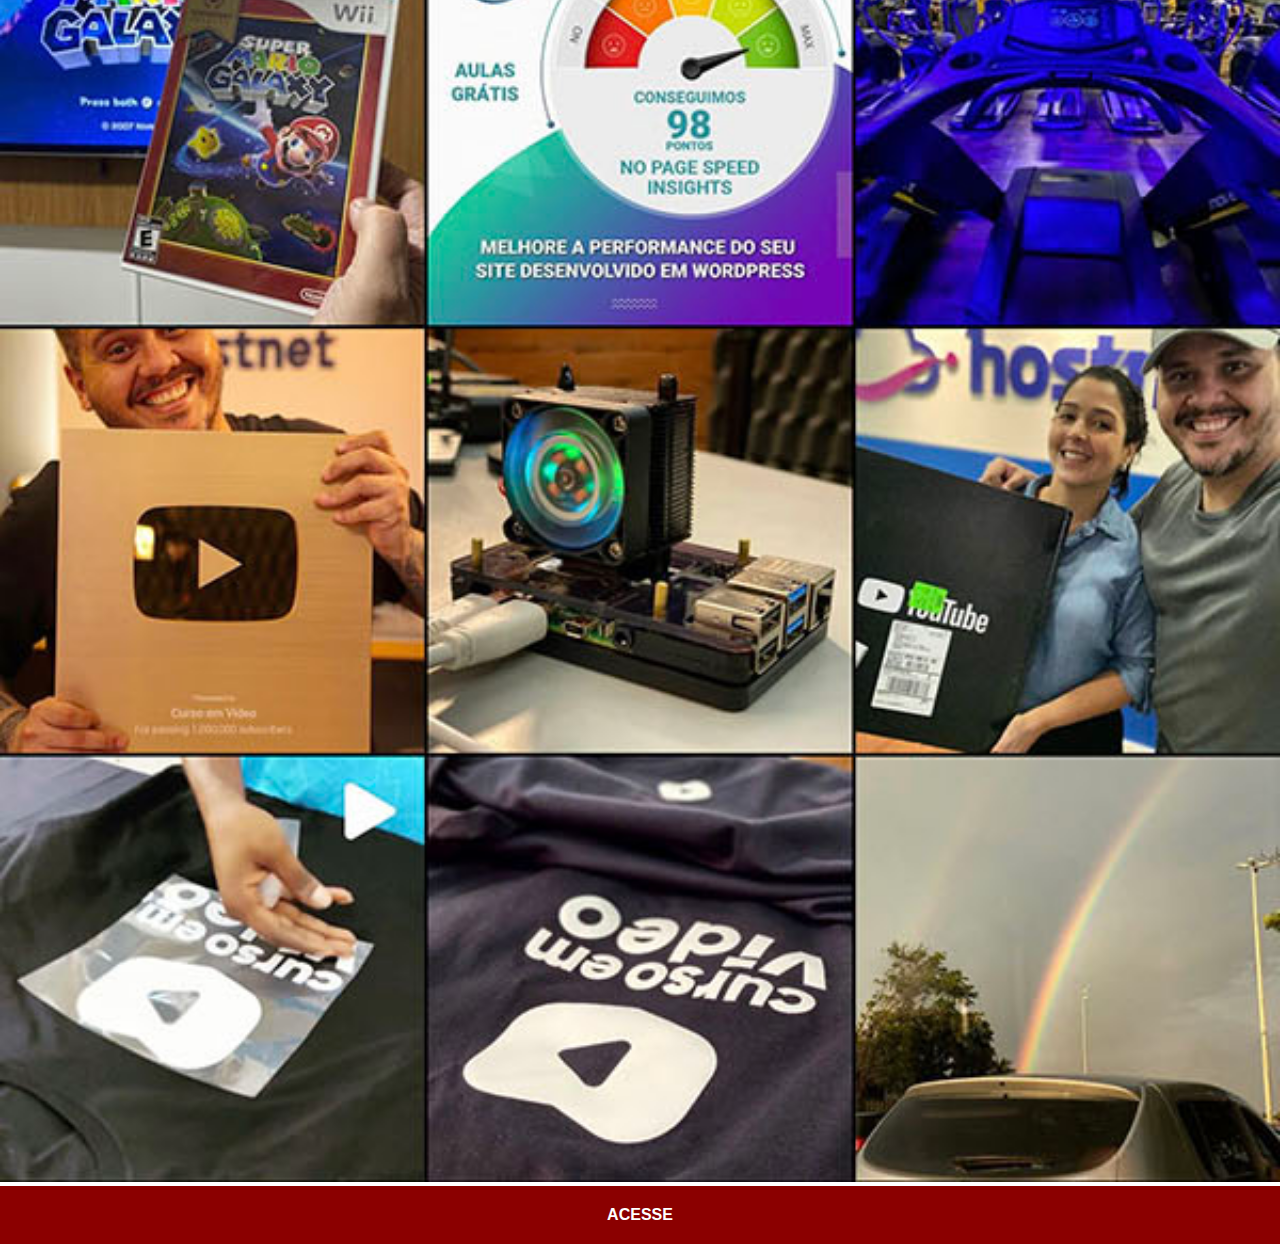
<file: instagram.html>
<!DOCTYPE html>
<html lang="pt-br">
<head>
    <meta charset="UTF-8">
    <meta http-equiv="X-UA-Compatible" content="IE=edge">
    <meta name="viewport" content="width=device-width, initial-scale=1.0">
    <link rel="stylesheet" href="estilo/iframes.css">
    <title>instagram</title>
</head>
<body>
    <img src="imagens/tela-instagram.jpg" alt="tela do instagram">
    <a href="https://www.instagram.com/" target="_blank">ACESSE</a>
</body>
</html>
</file>
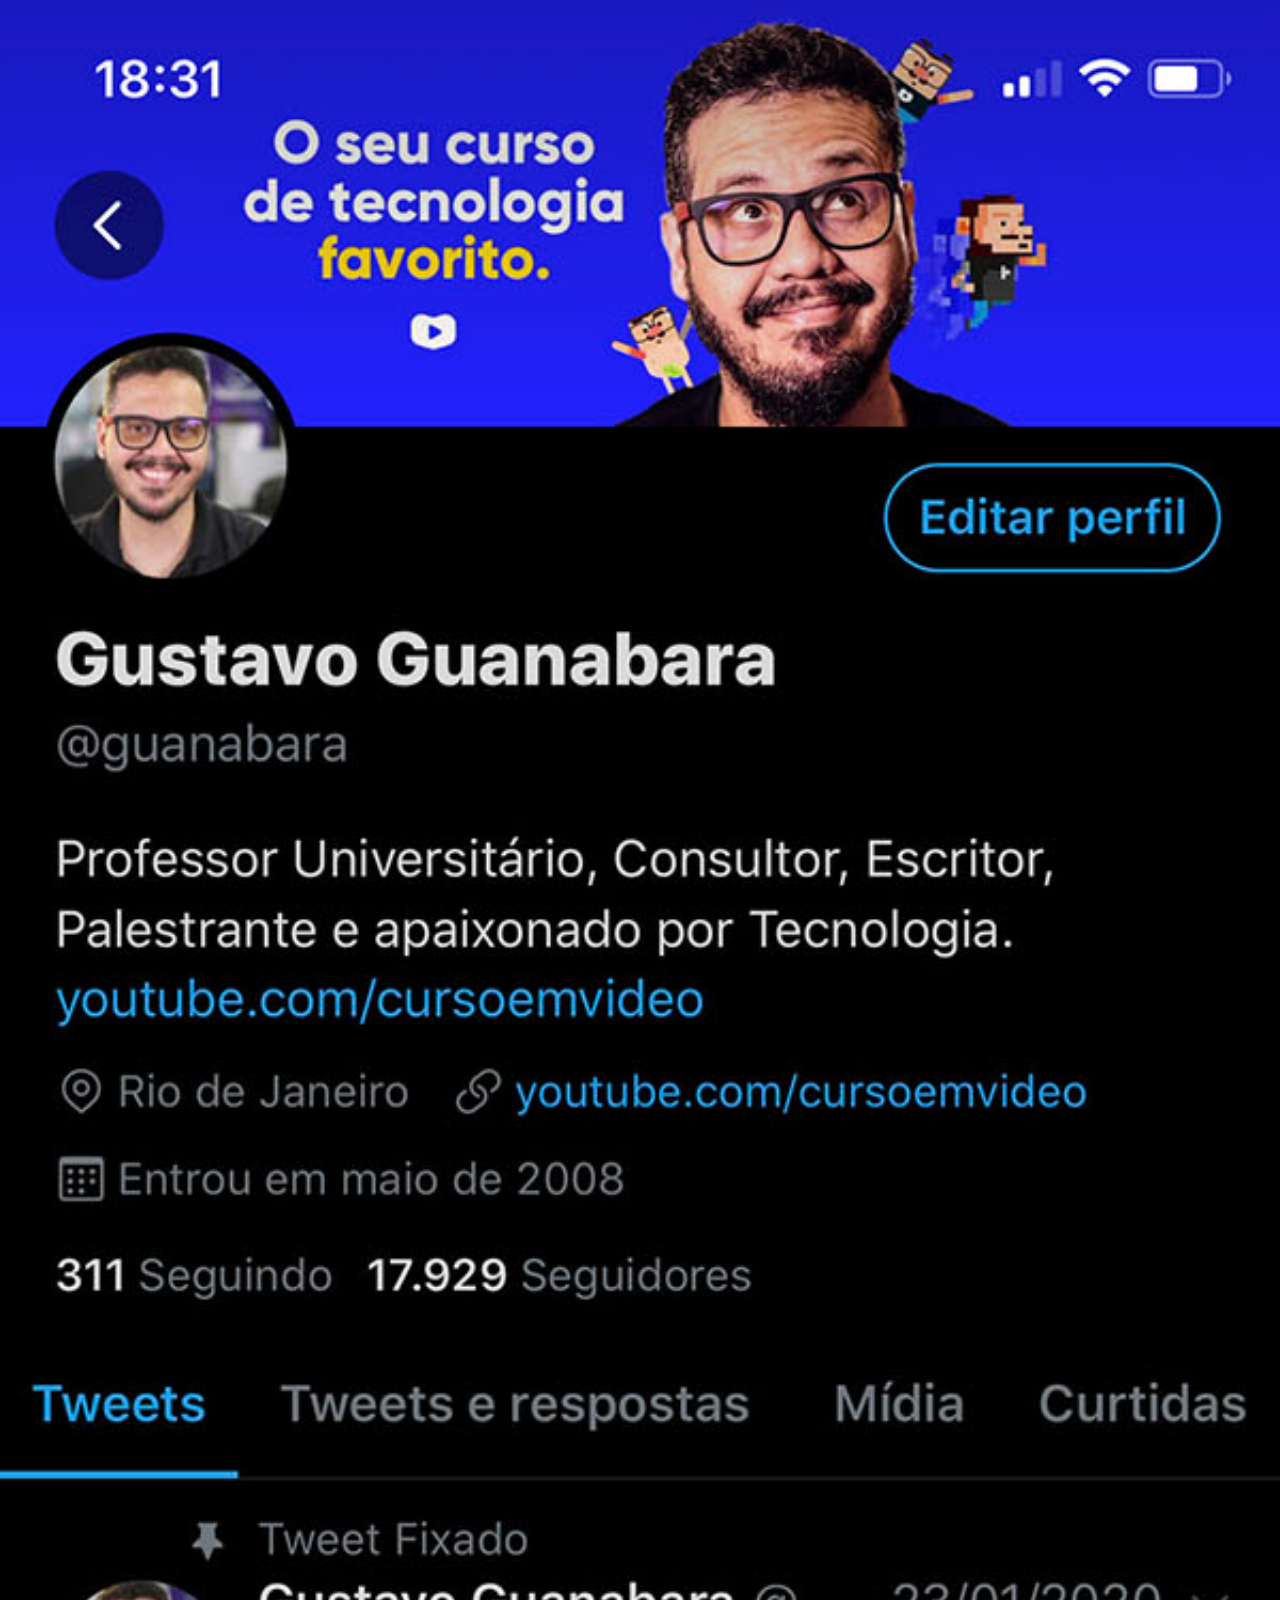
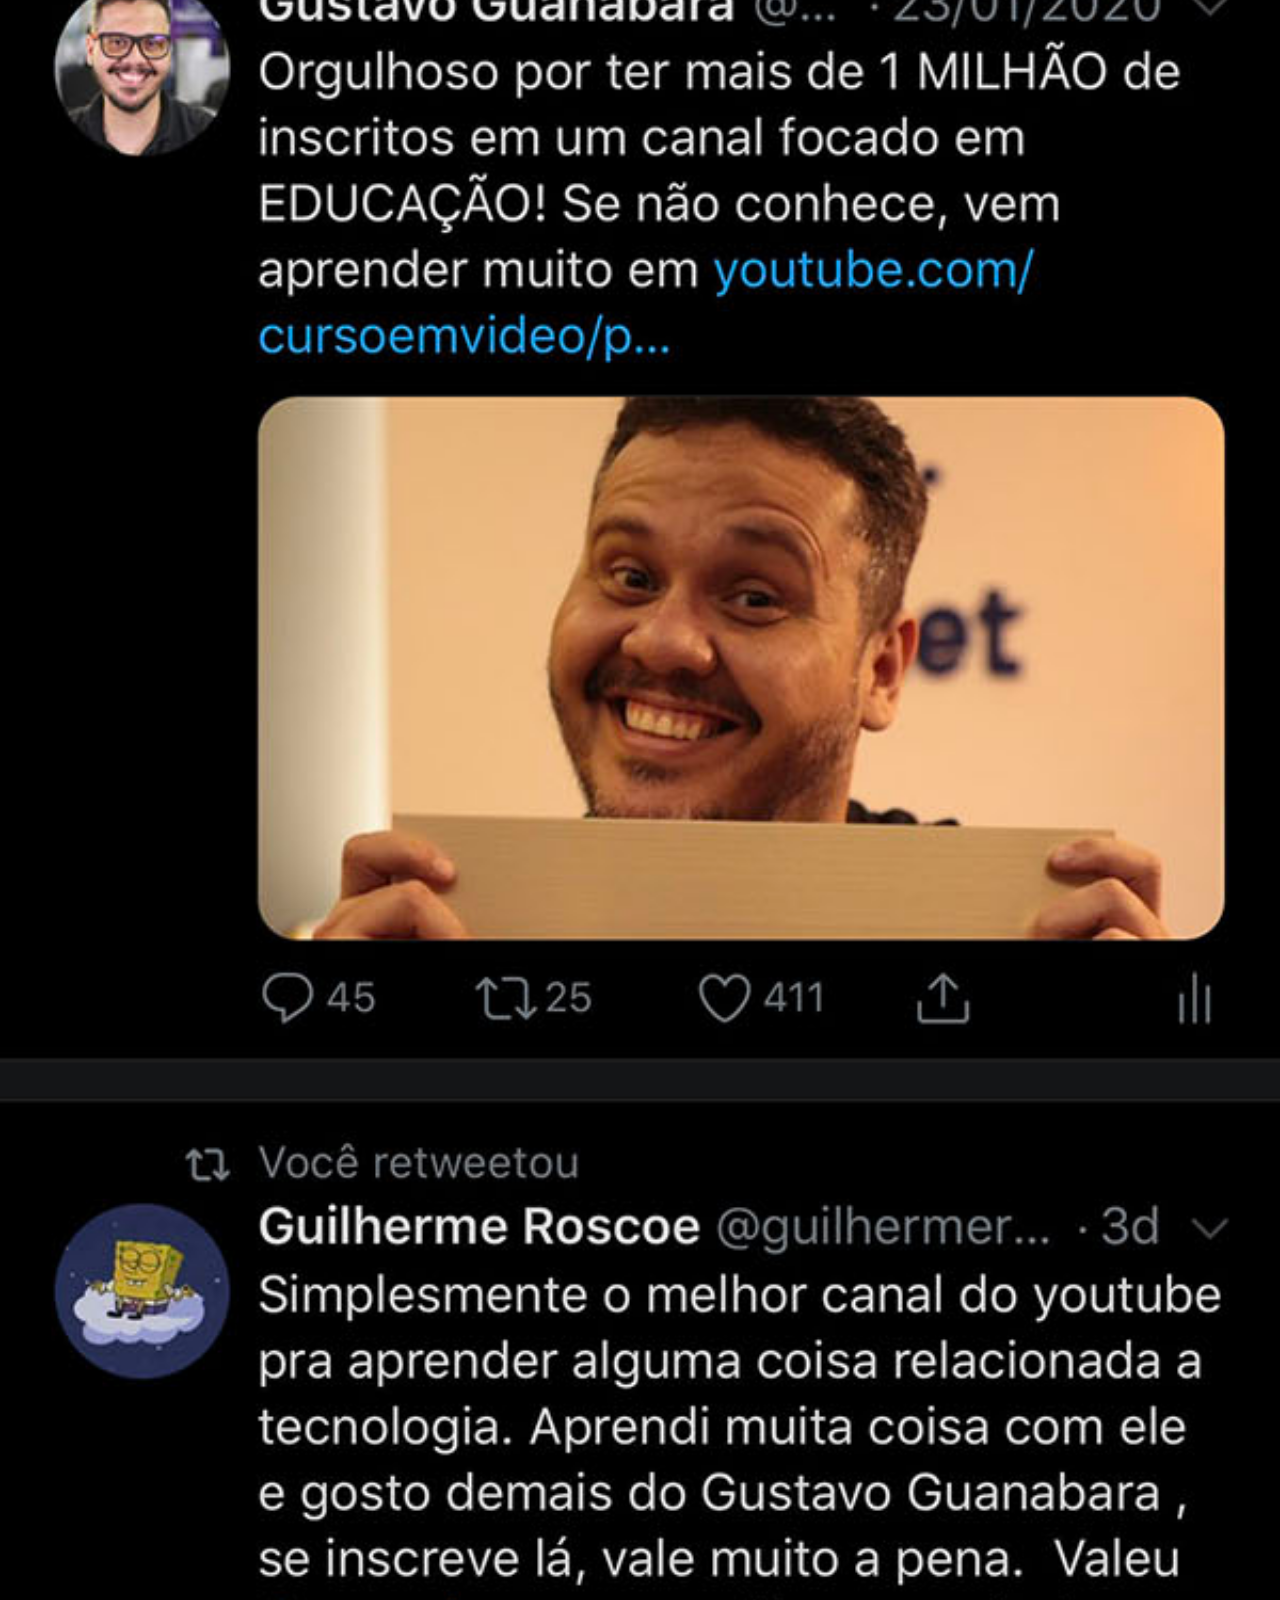
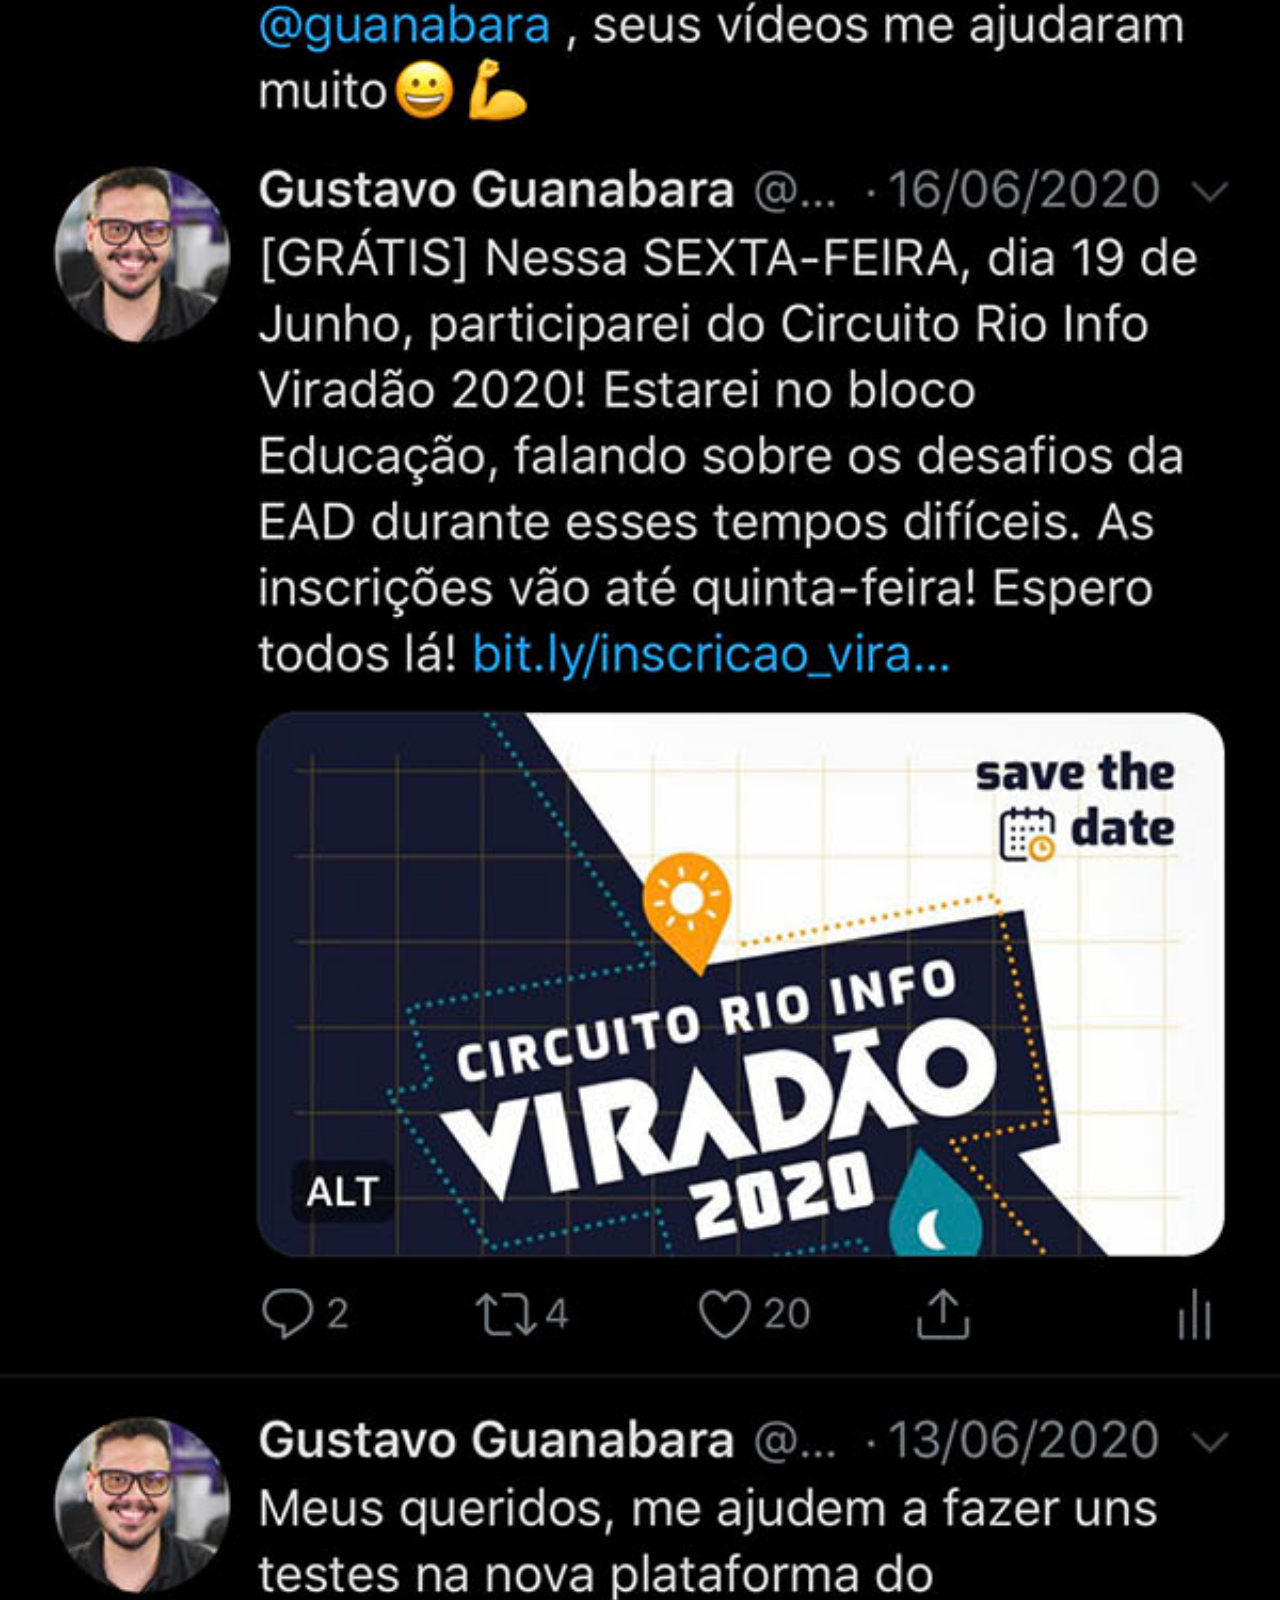
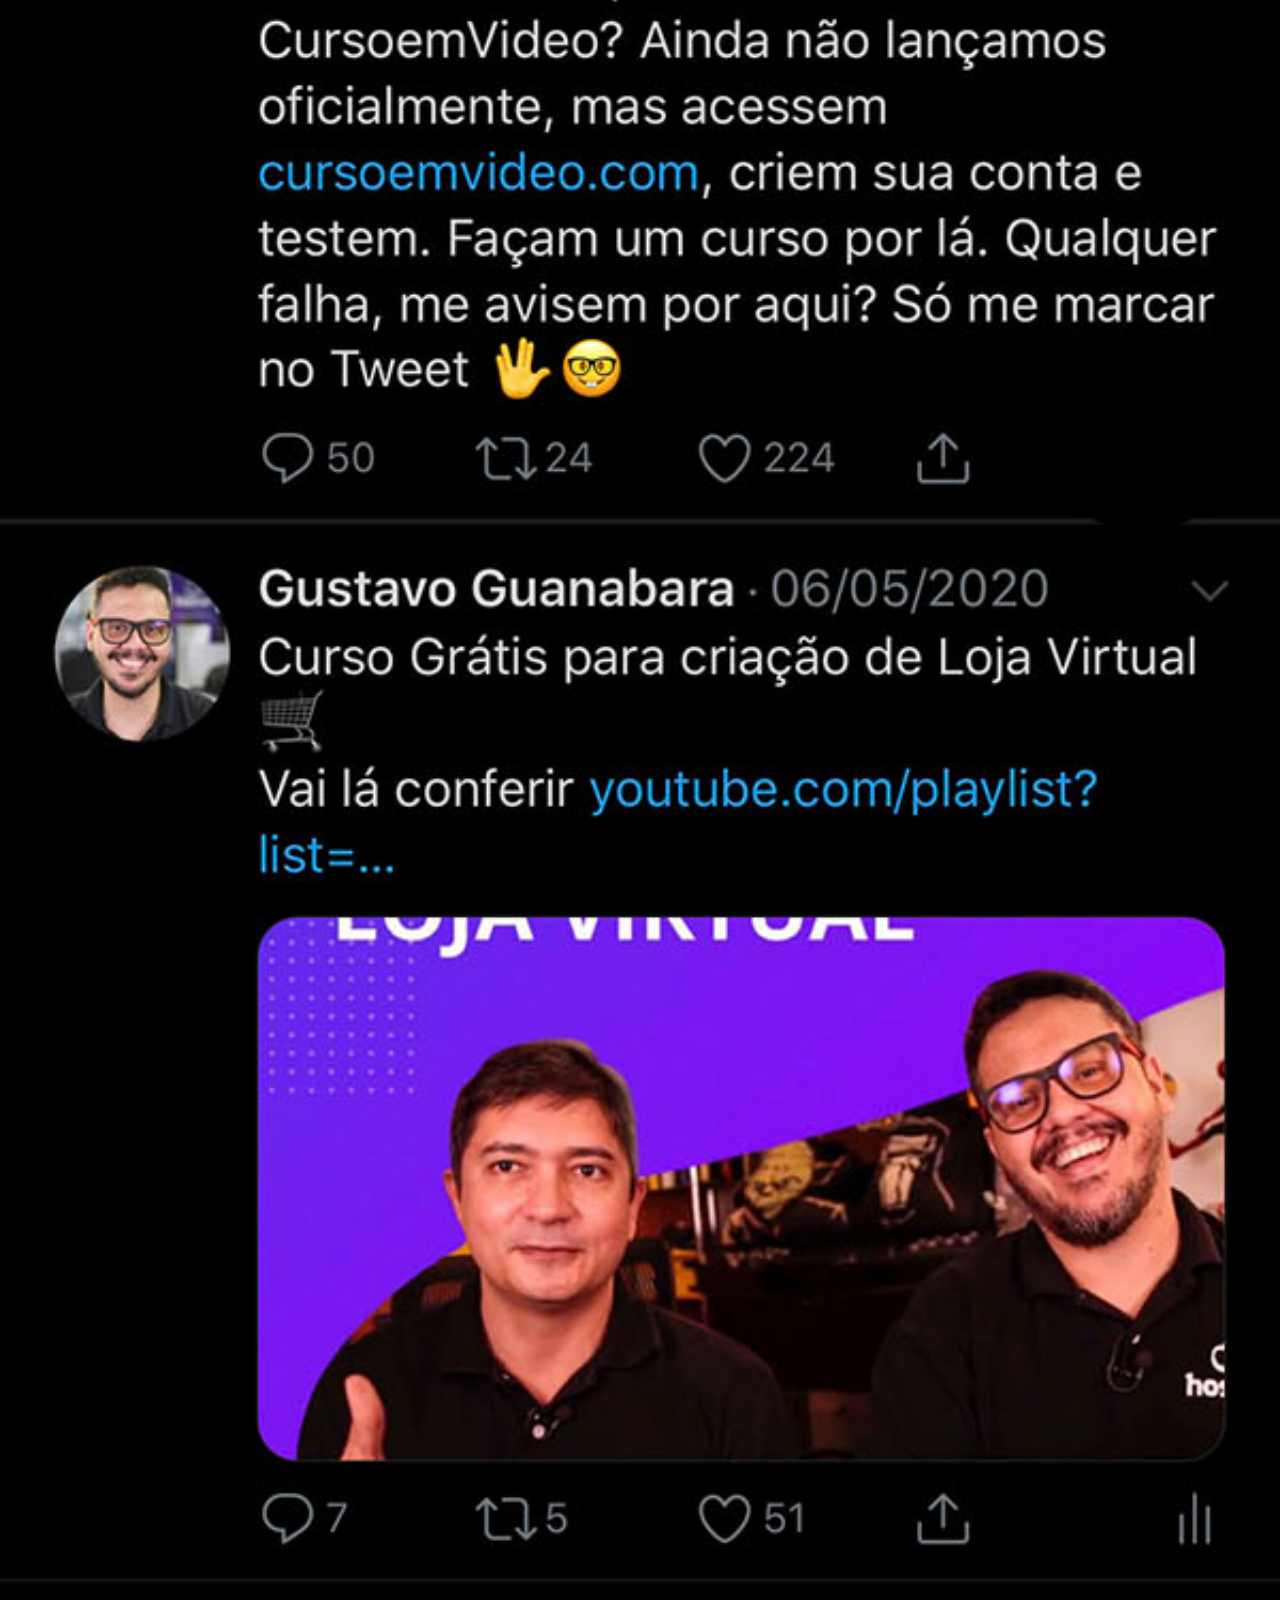
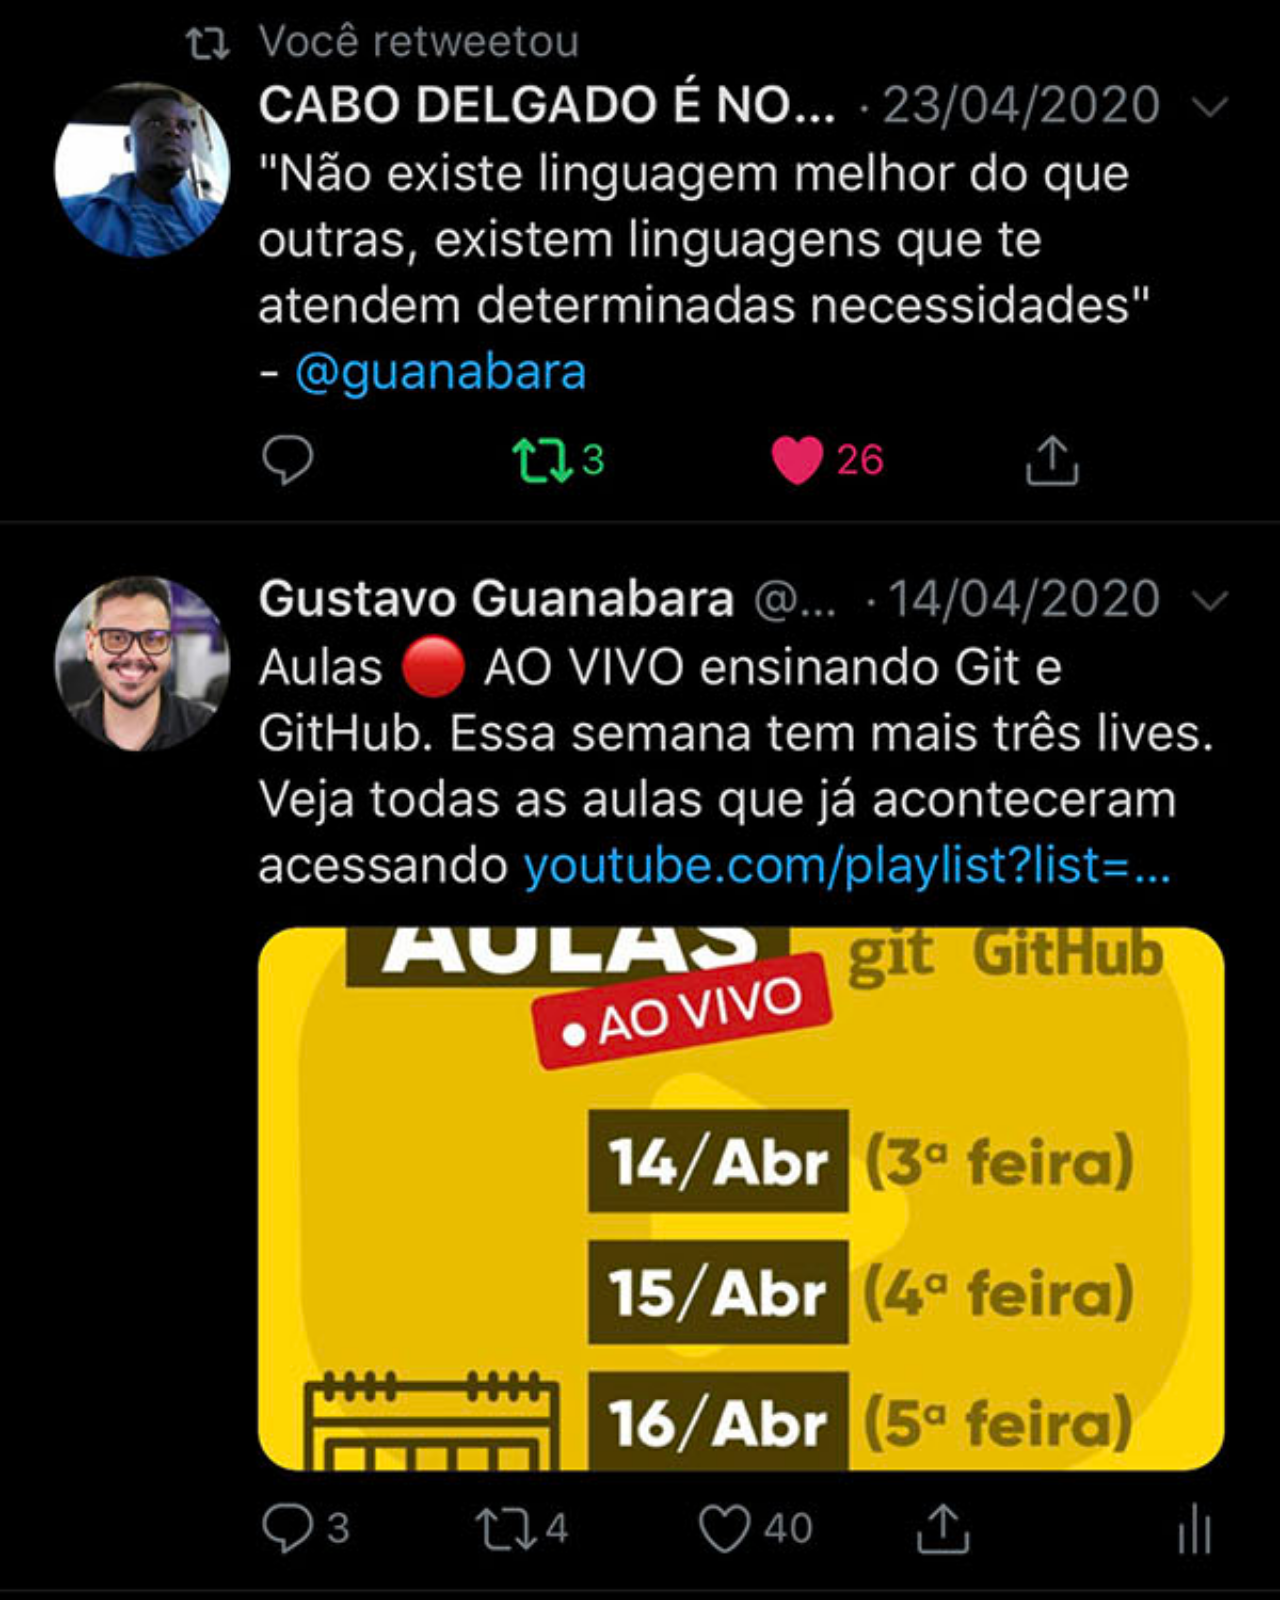
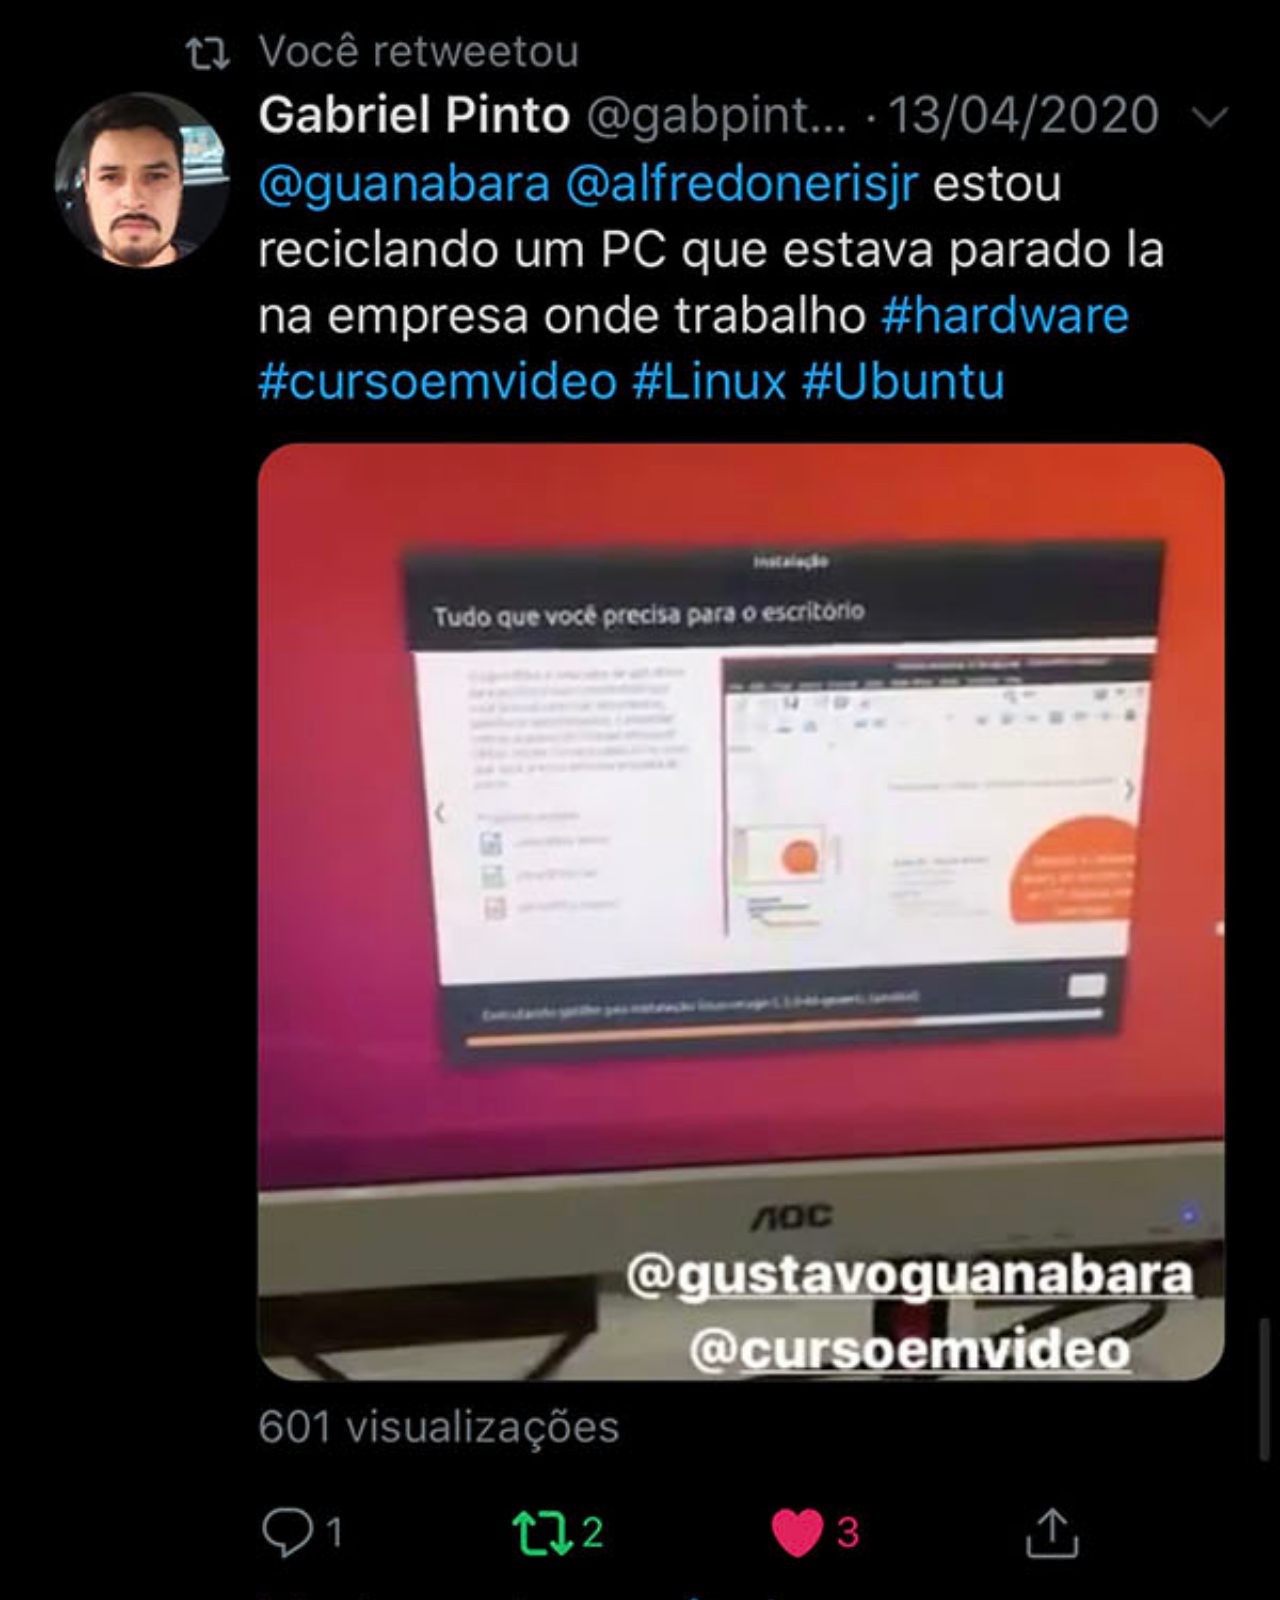
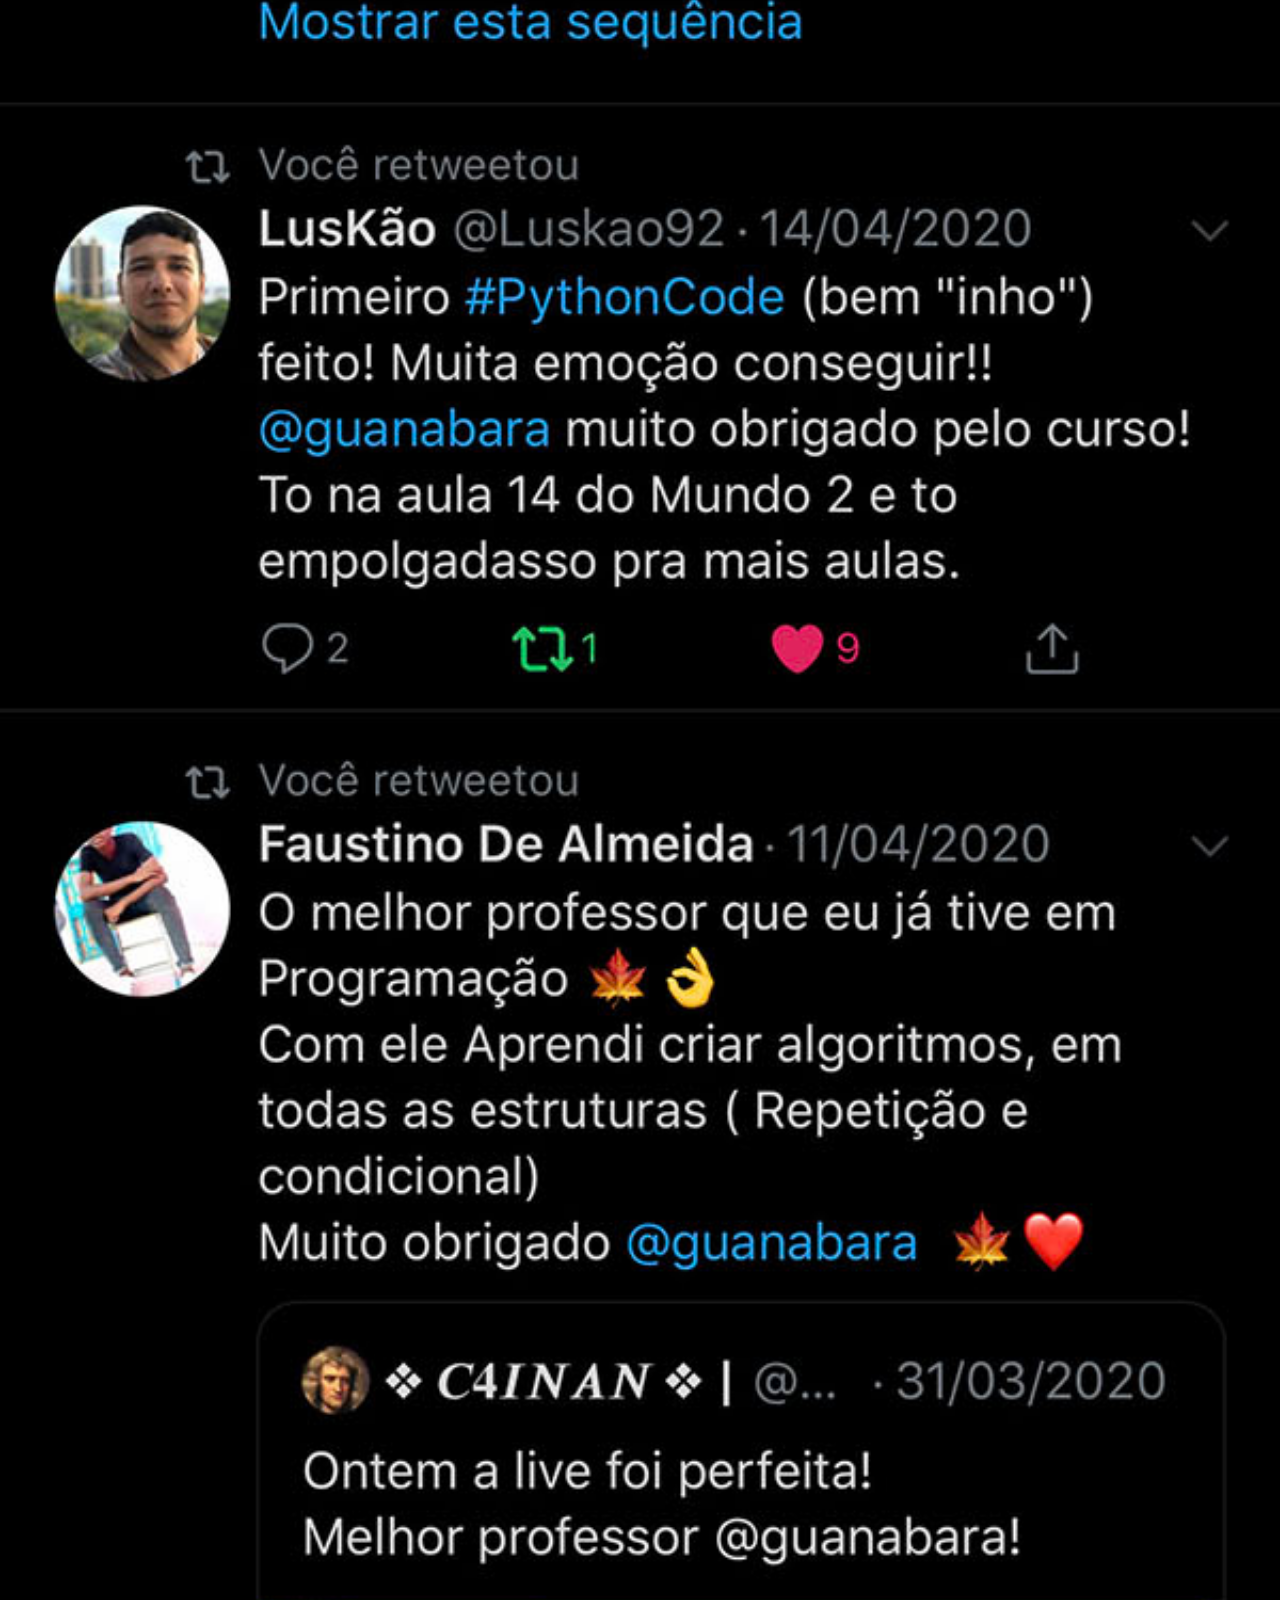
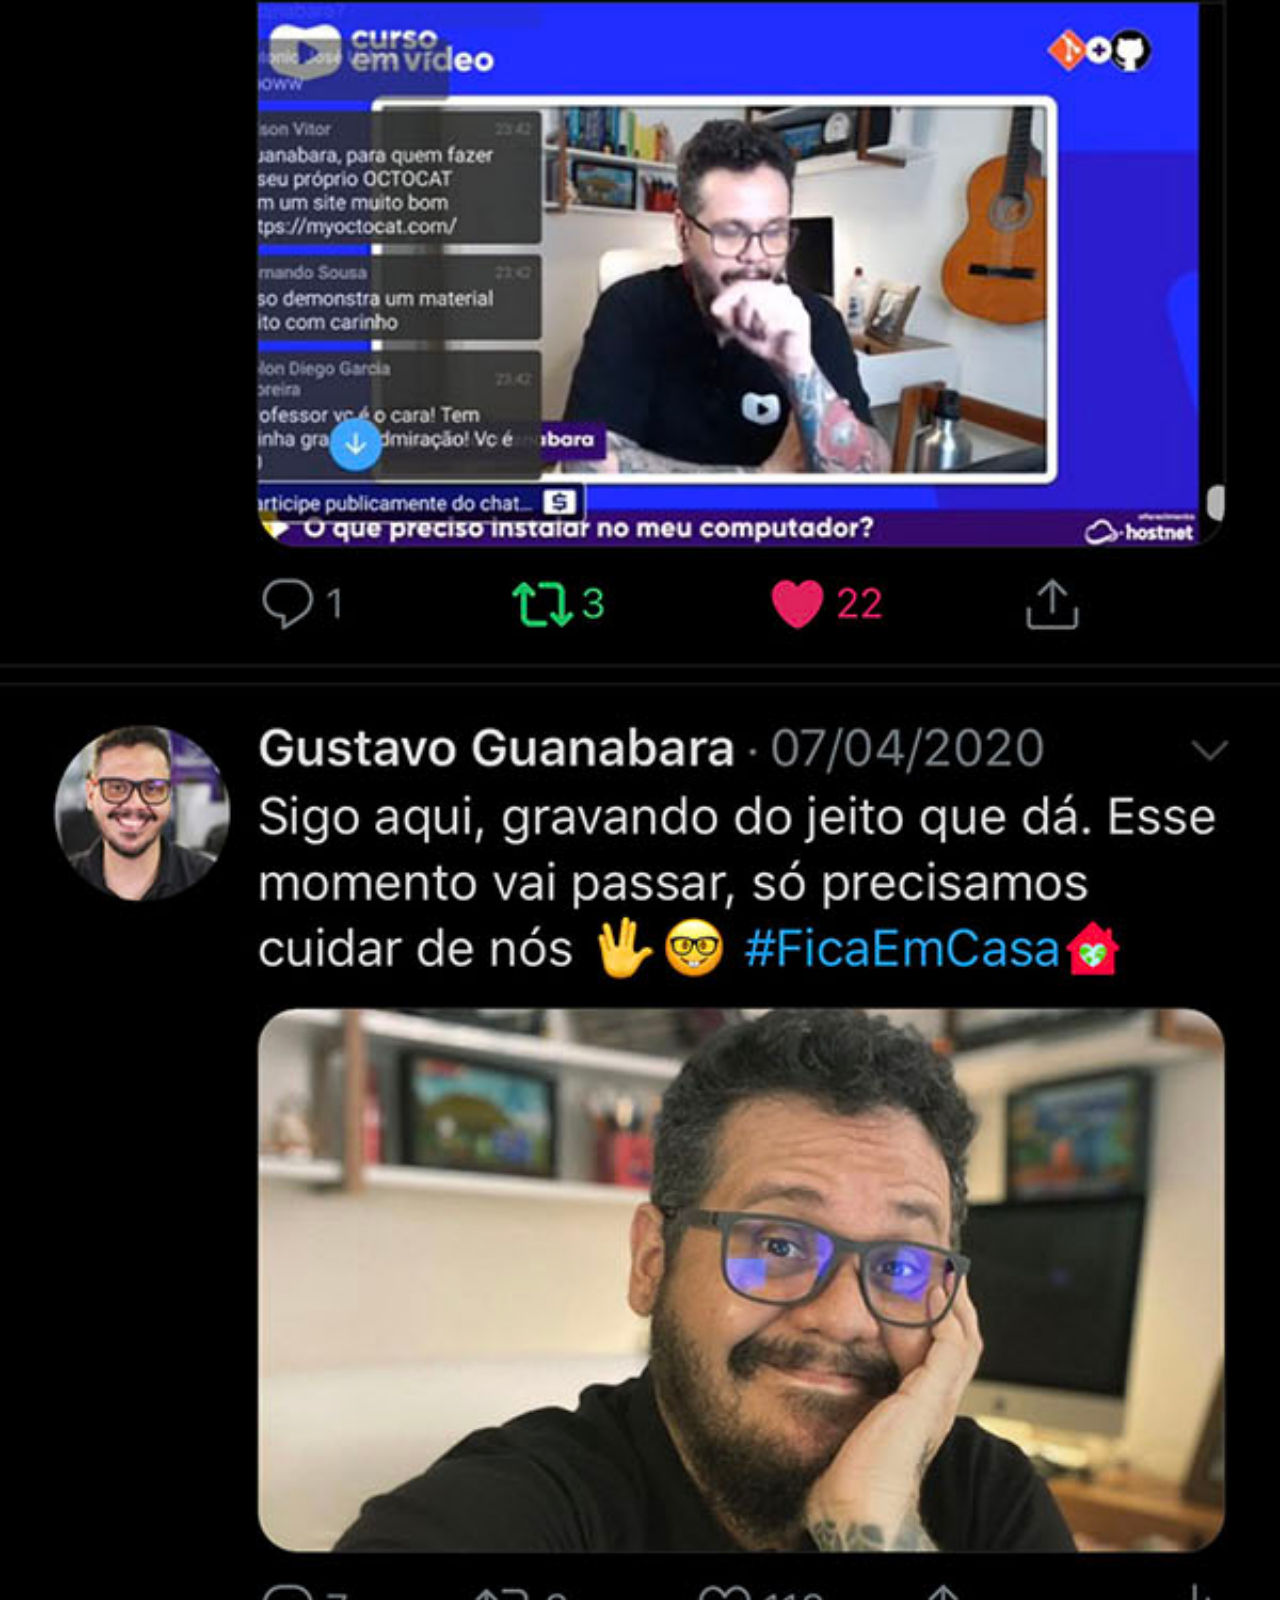
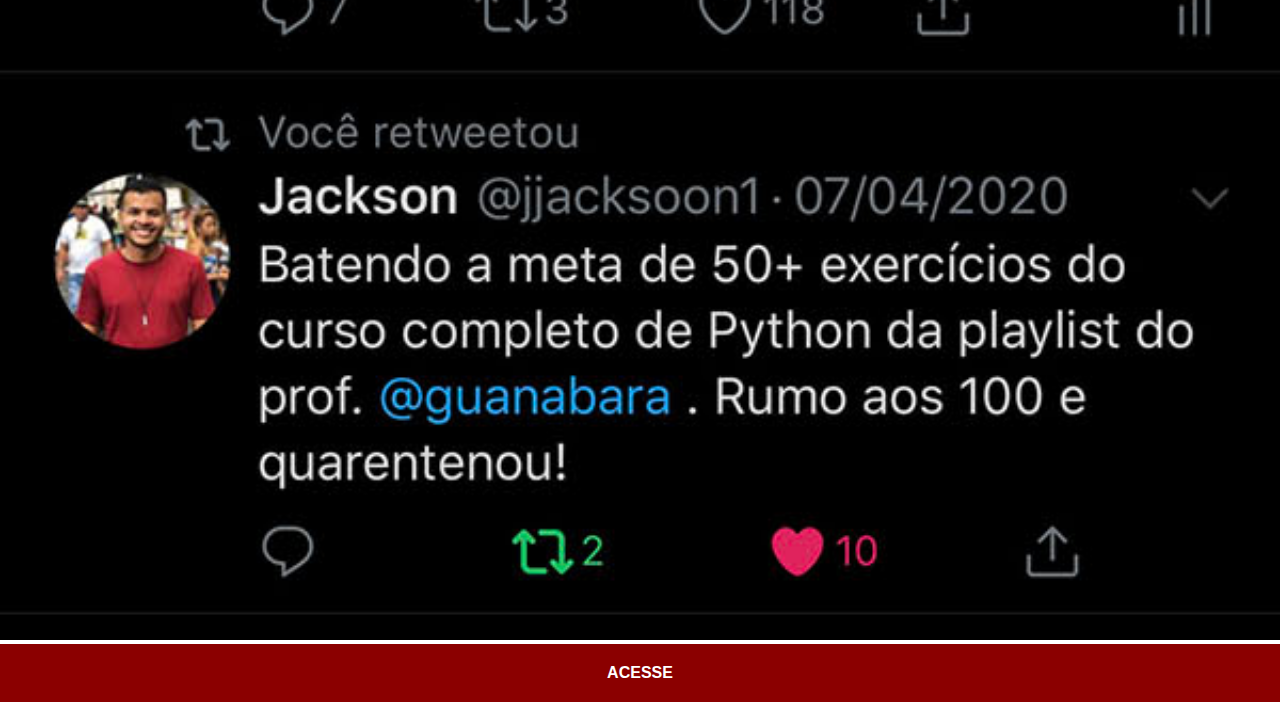
<file: twitter.html>
<!DOCTYPE html>
<html lang="pt-br">
<head>
    <meta charset="UTF-8">
    <meta http-equiv="X-UA-Compatible" content="IE=edge">
    <meta name="viewport" content="width=device-width, initial-scale=1.0">
    <link rel="stylesheet" href="estilo/iframes.css">
    <title>Twitter</title>
</head>
<body>
    <img src="imagens/tela-twitter.jpg" alt="tela do twitter">
    <a href="https://twitter.com/home" target="_blank">ACESSE</a>
</body>
</html>
</file>
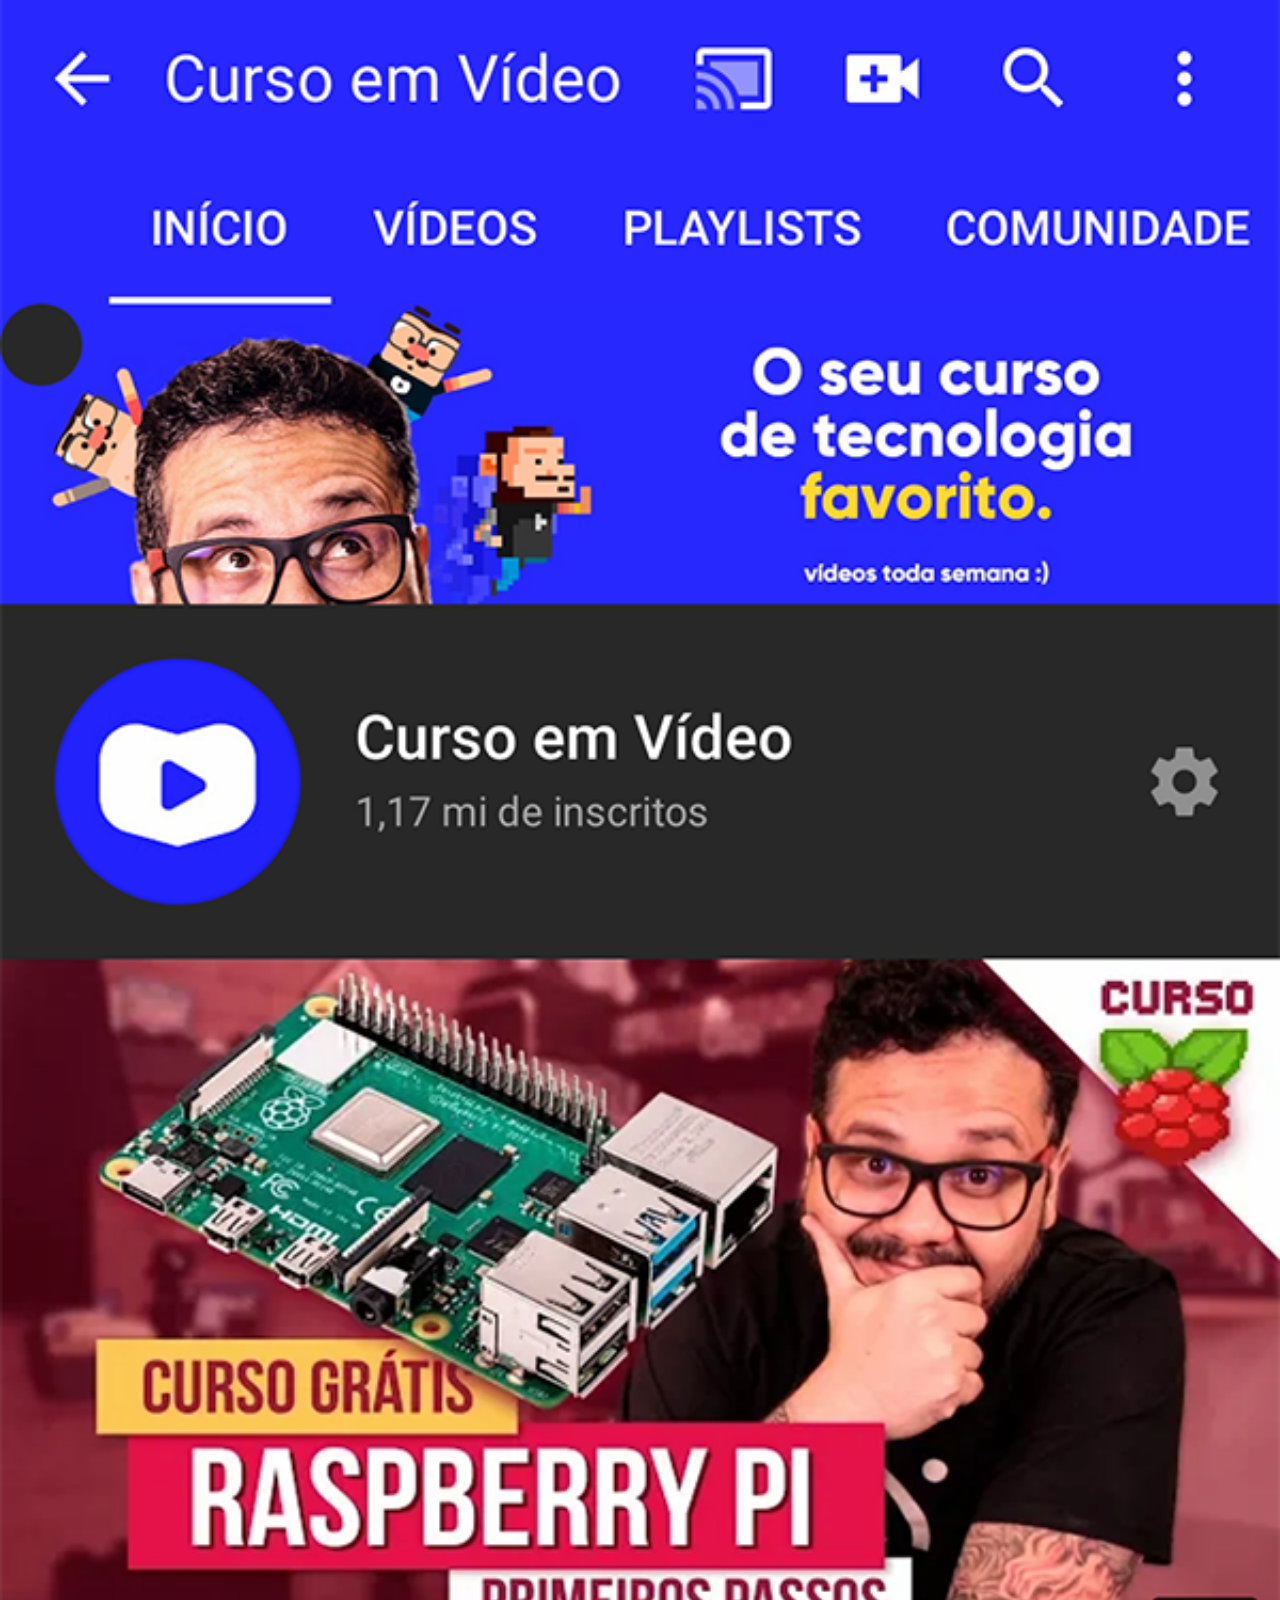
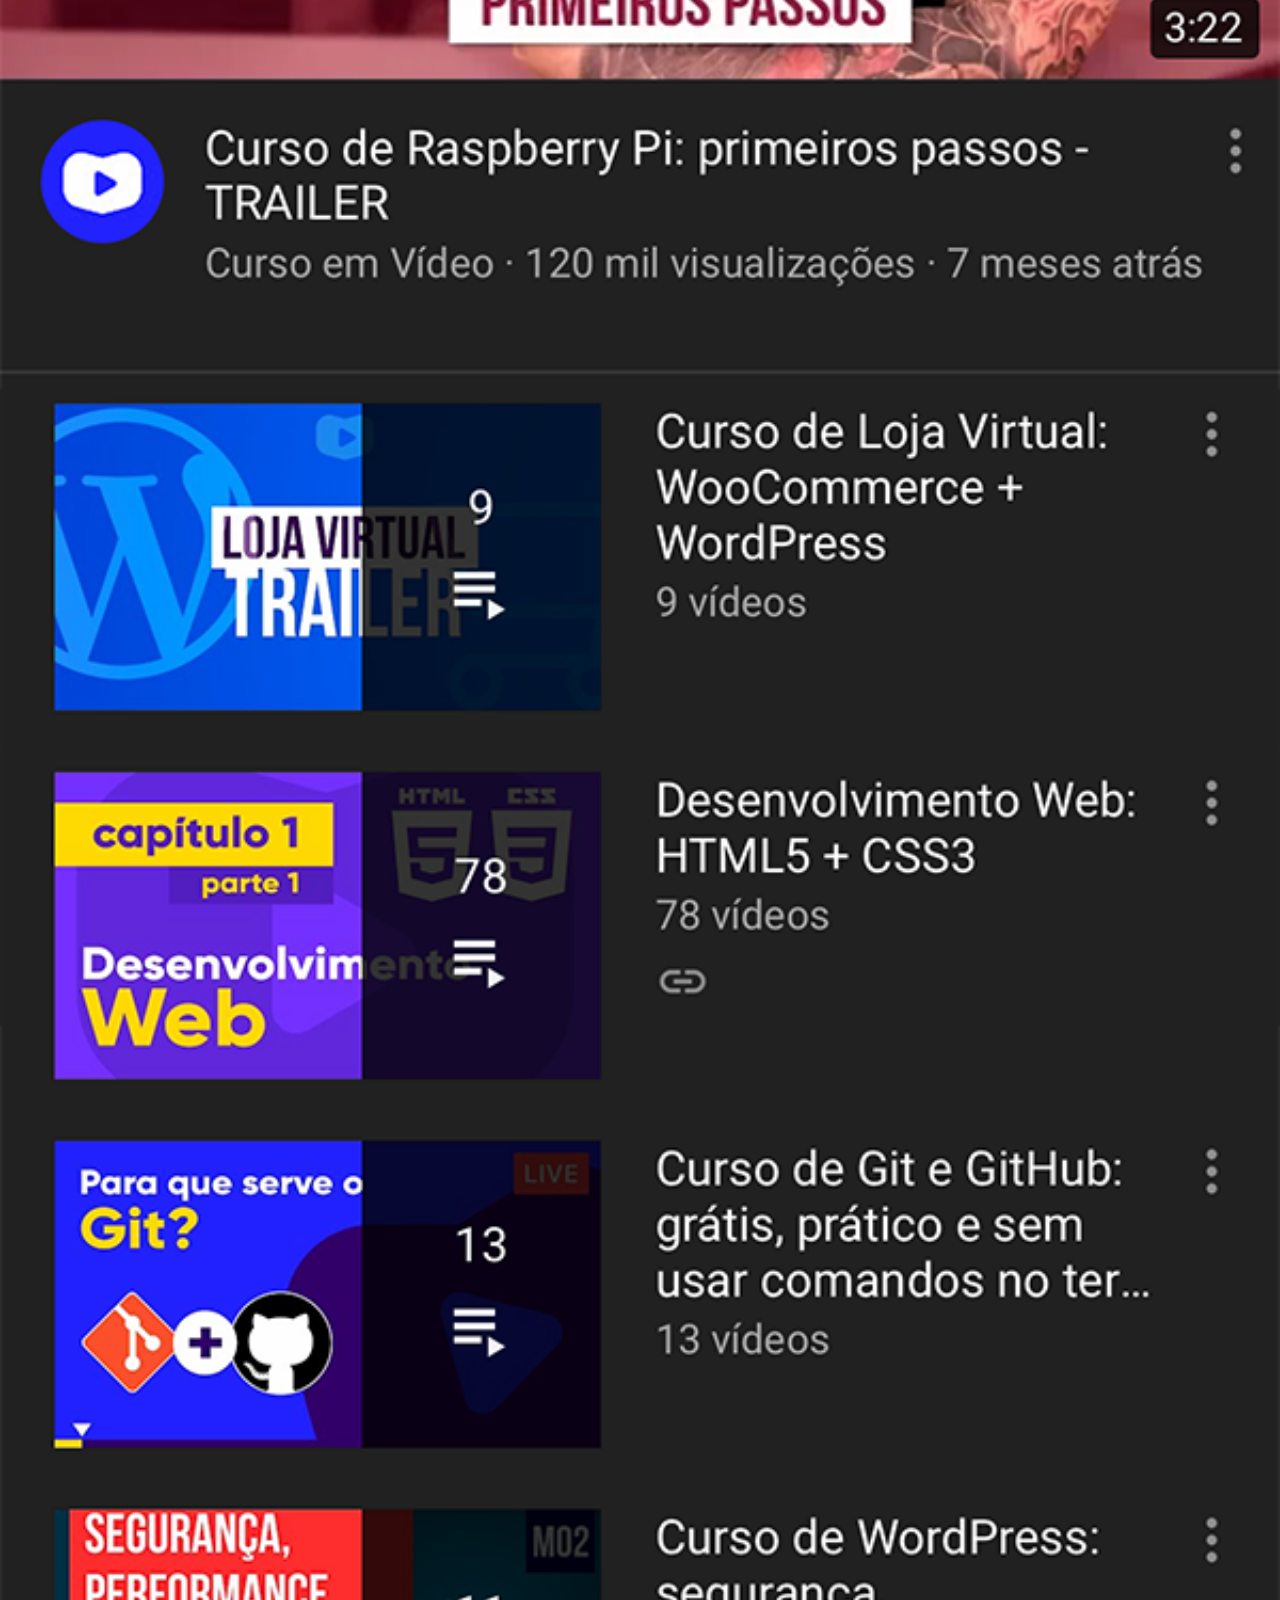
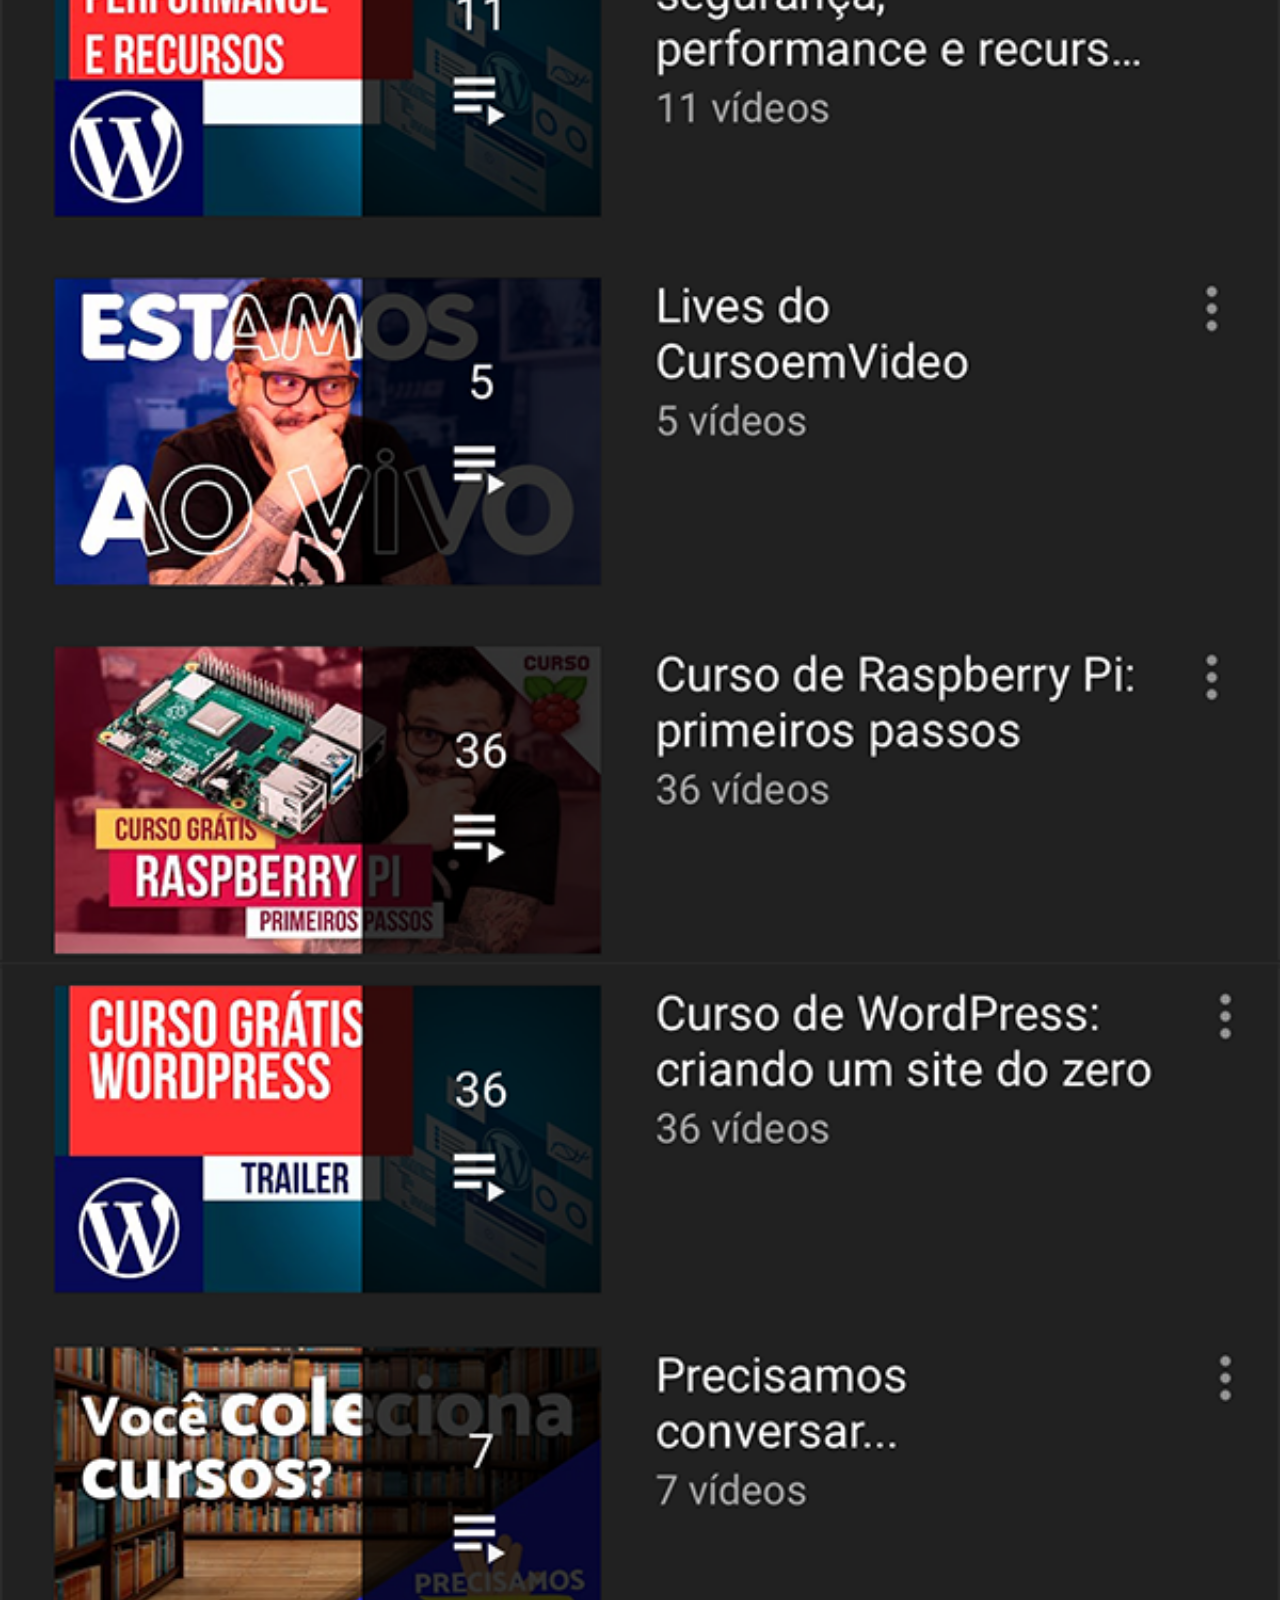
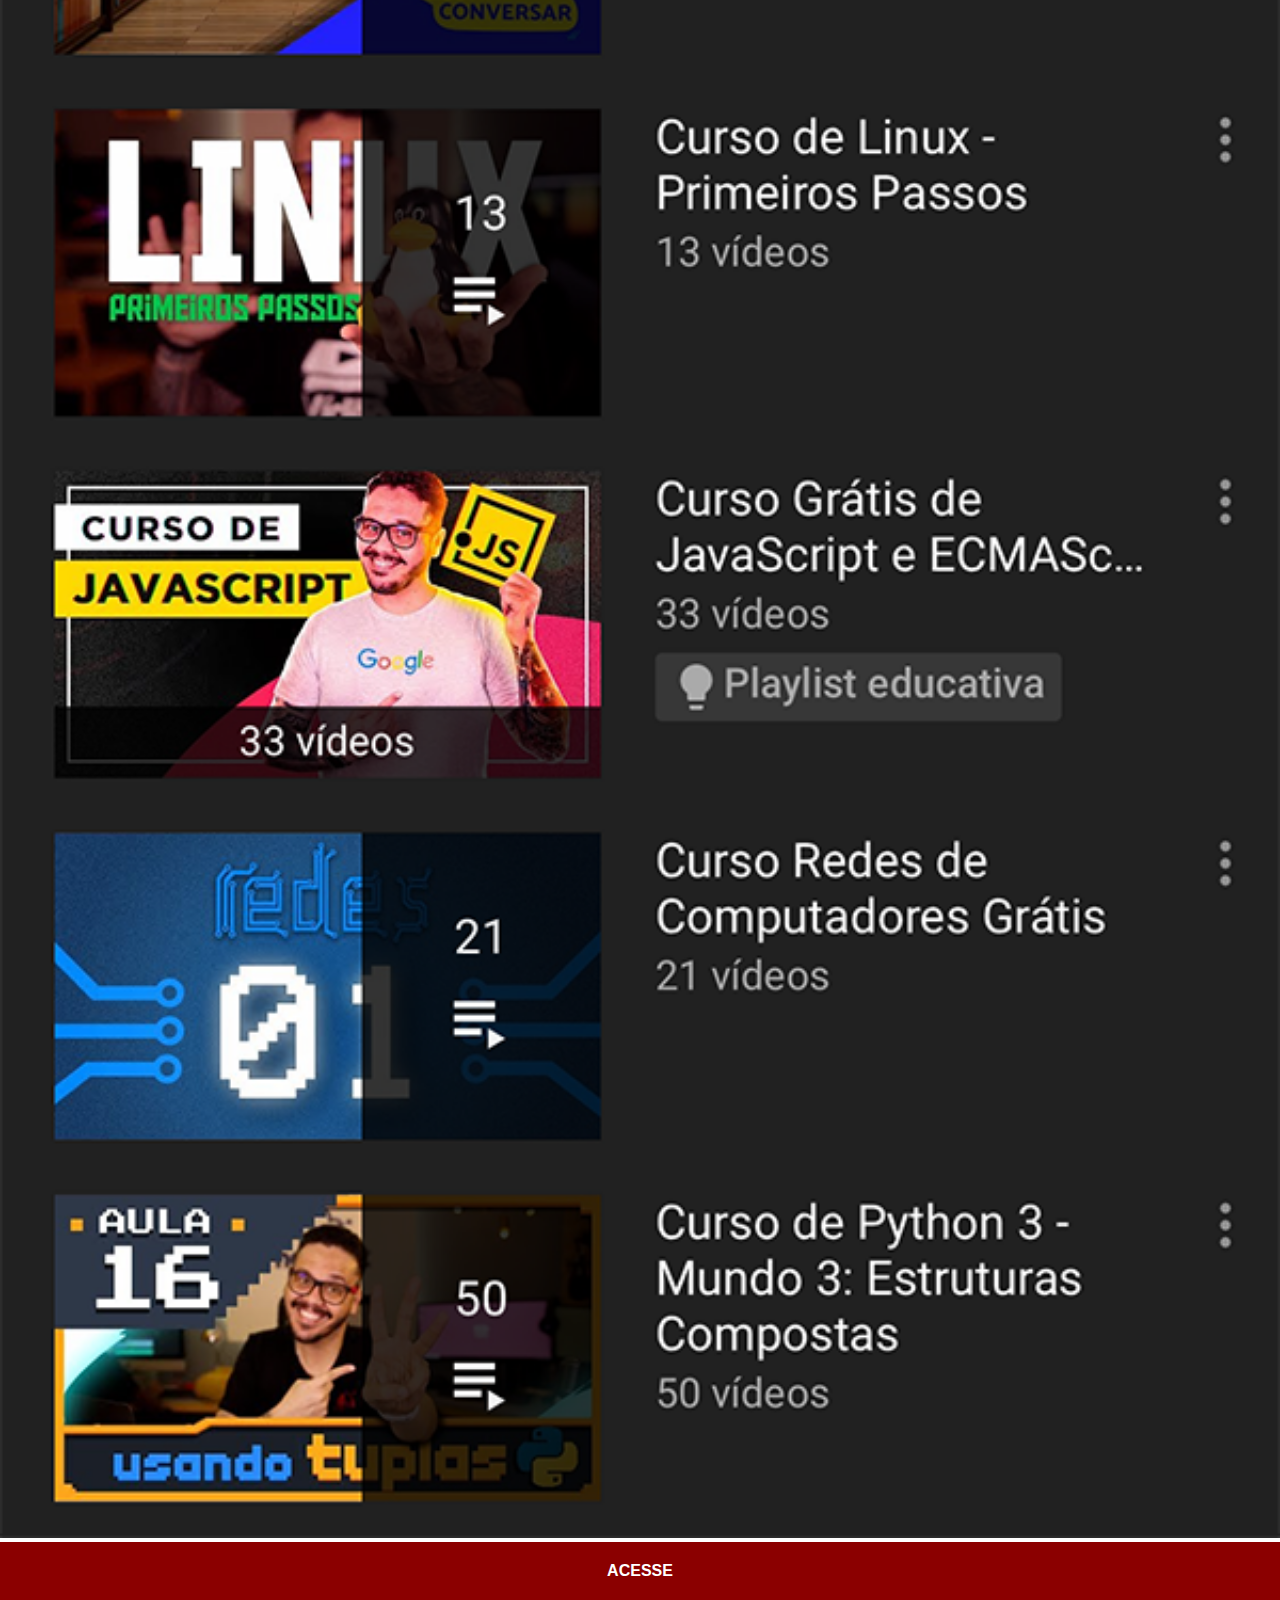
<file: youtube.html>
<!DOCTYPE html>
<html lang="pt-br">
<head>
    <meta charset="UTF-8">
    <meta http-equiv="X-UA-Compatible" content="IE=edge">
    <meta name="viewport" content="width=device-width, initial-scale=1.0">
    <link rel="stylesheet" href="estilo/iframes.css">
    <title>Youtube</title>
</head>
<body>
    <img src="imagens/tela-youtube.png" alt="tela do Youtube">
    <a href="https://www.youtube.com/watch?v=32dGIHCzbfE" target="_blank">ACESSE</a>
</body>
</html>
</file>
<file: estilo/iframes.css>
*{
    margin: 0px;
    padding: 0px;
    font-family: Arial, Helvetica, sans-serif;
}
::-webkit-scrollbar{
    width: 0px;
    height: 0px;
}
img{
    width: 100vw;

}
a{
    display: block;
    background-color: darkred;
    padding: 20px;
    text-align: center;
    font-weight: bolder;
    text-decoration: none;
    color: white;
}
a:hover{
    background-color: red;
}
</file>
